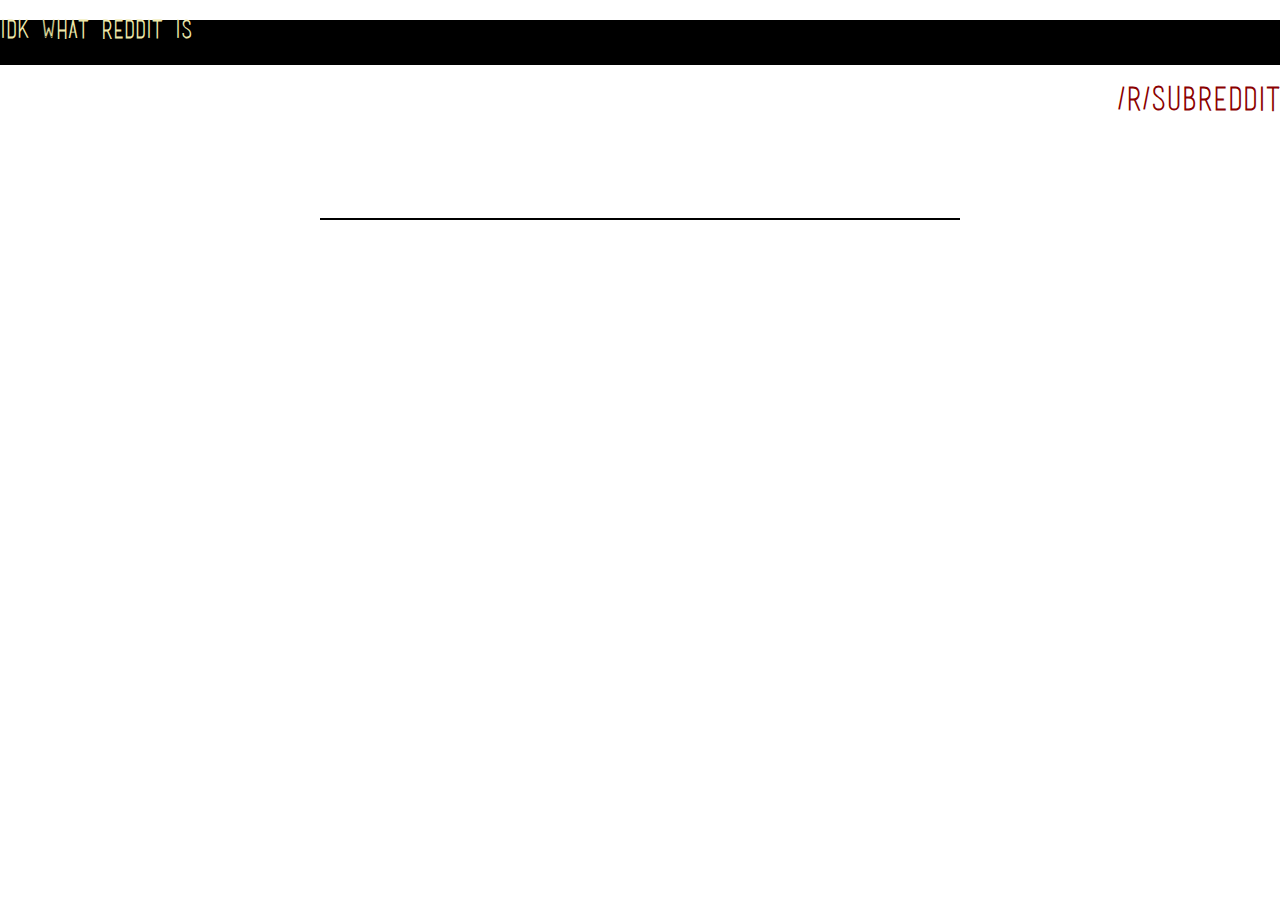
<file: index.html>
<!DOCTYPE html>
<html>
<head>
  <title>r/JSON</title>
  <meta charset="UTF-8">
  <link rel="stylesheet" type="text/css" href="style.css">
  <link rel="icon" href="http://www.redditstatic.com/favicon.ico">
  <link rel="stylesheet" type="text/css" href="slick-1.6.0/slick/slick.css"/>
  <link rel="stylesheet" type="text/css" href='slick-1.6.0/slick/slick-theme.scss'/>
  <link href="lightbox2-master/dist/css/lightbox.css" rel="stylesheet">
</head>
    
<body ng-app='richReddit' ng-controller='formCtrl'>
    <div id="heading"><h2 class="reddit">Idk what reddit is </h2></div>
    <h1>/r/subreddit</h1>   
<!--    <img src="stathams.jpg" class="json">-->

<posts></posts>
    
    <script src="lib/angular.min.js"></script>
    <script src="lib/angular-route.min.js"></script>
    <script src="module.js"></script>
    <script src="config.js"></script>
    <script src="formctrl.js"></script>
    <script src="service.js"></script>
    <script src="https://code.jquery.com/jquery-2.2.0.min.js"></script>
    <script src="slick-1.6.0/slick/slick.js"></script>
        <script src="javascript.js"></script>

    <script src="lightbox2-master/dist/js/lightbox.js"></script>
    
    
</body>
</html>
</file>
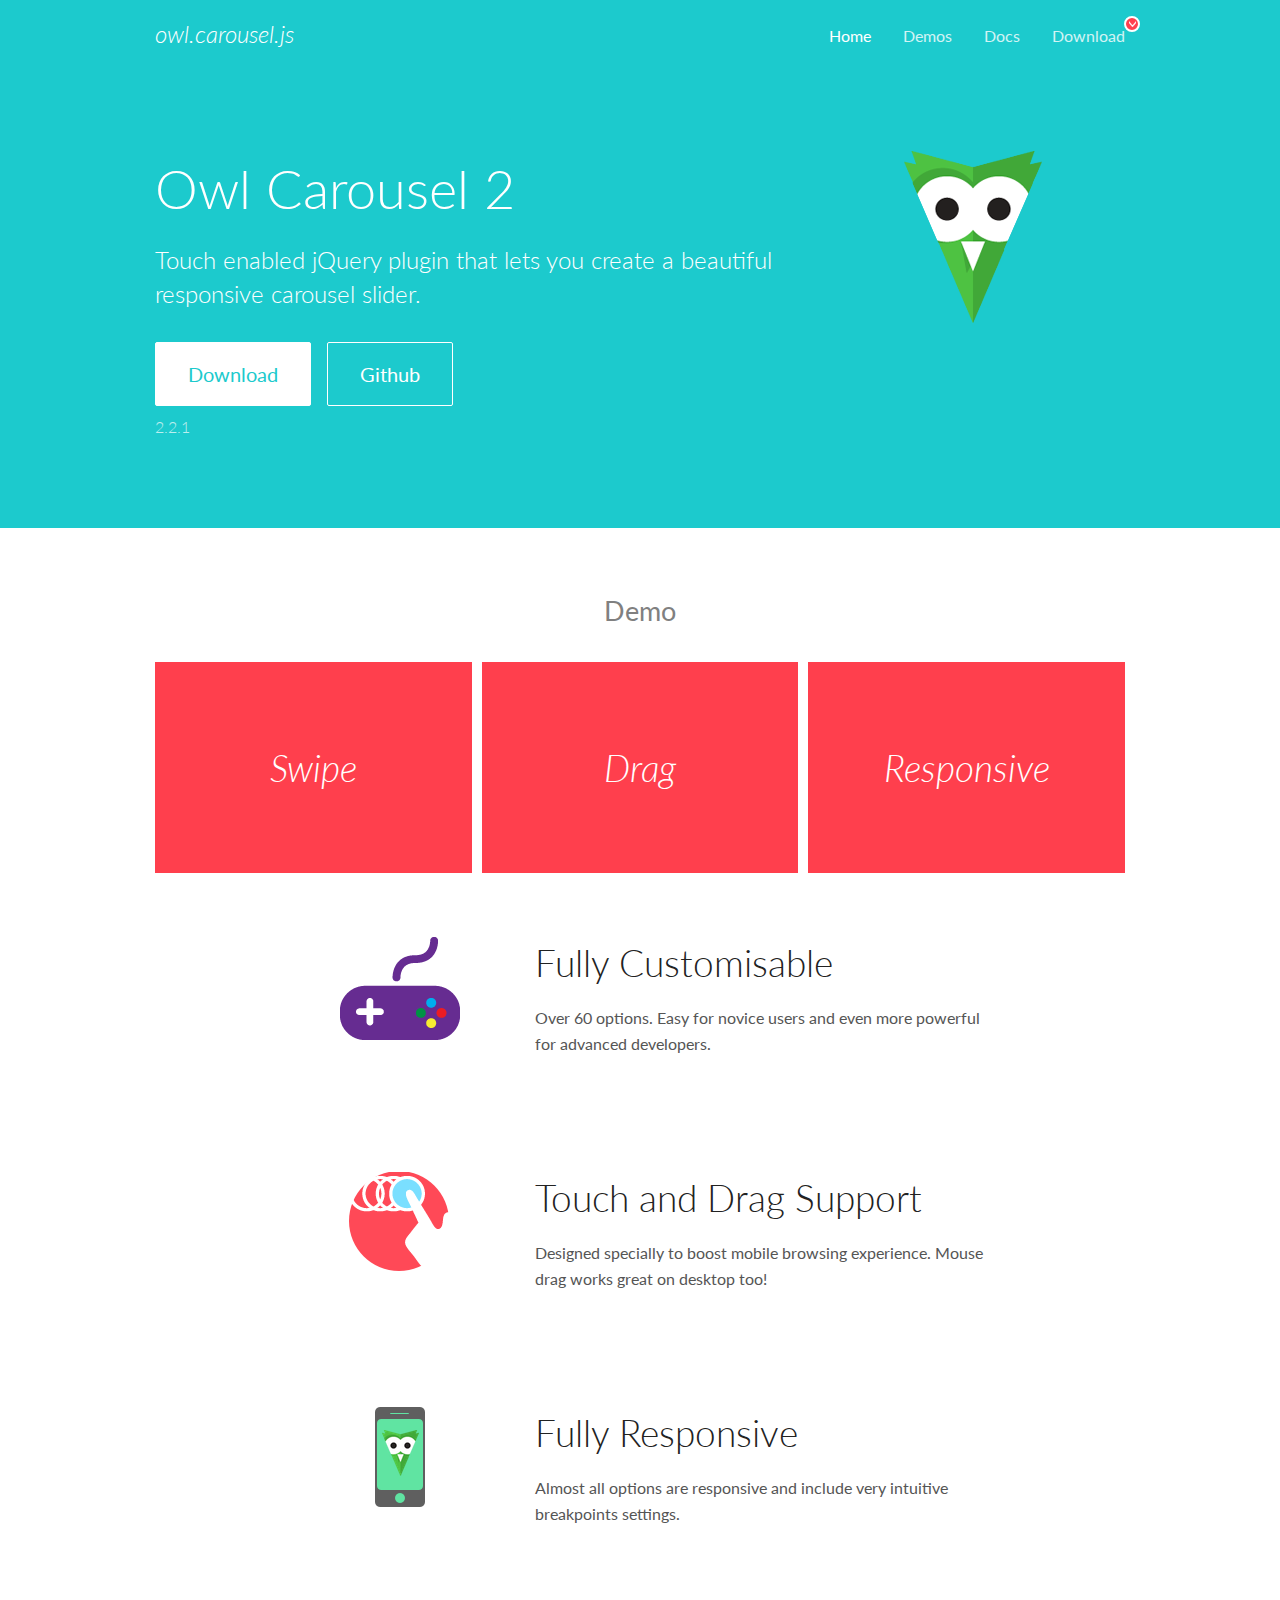
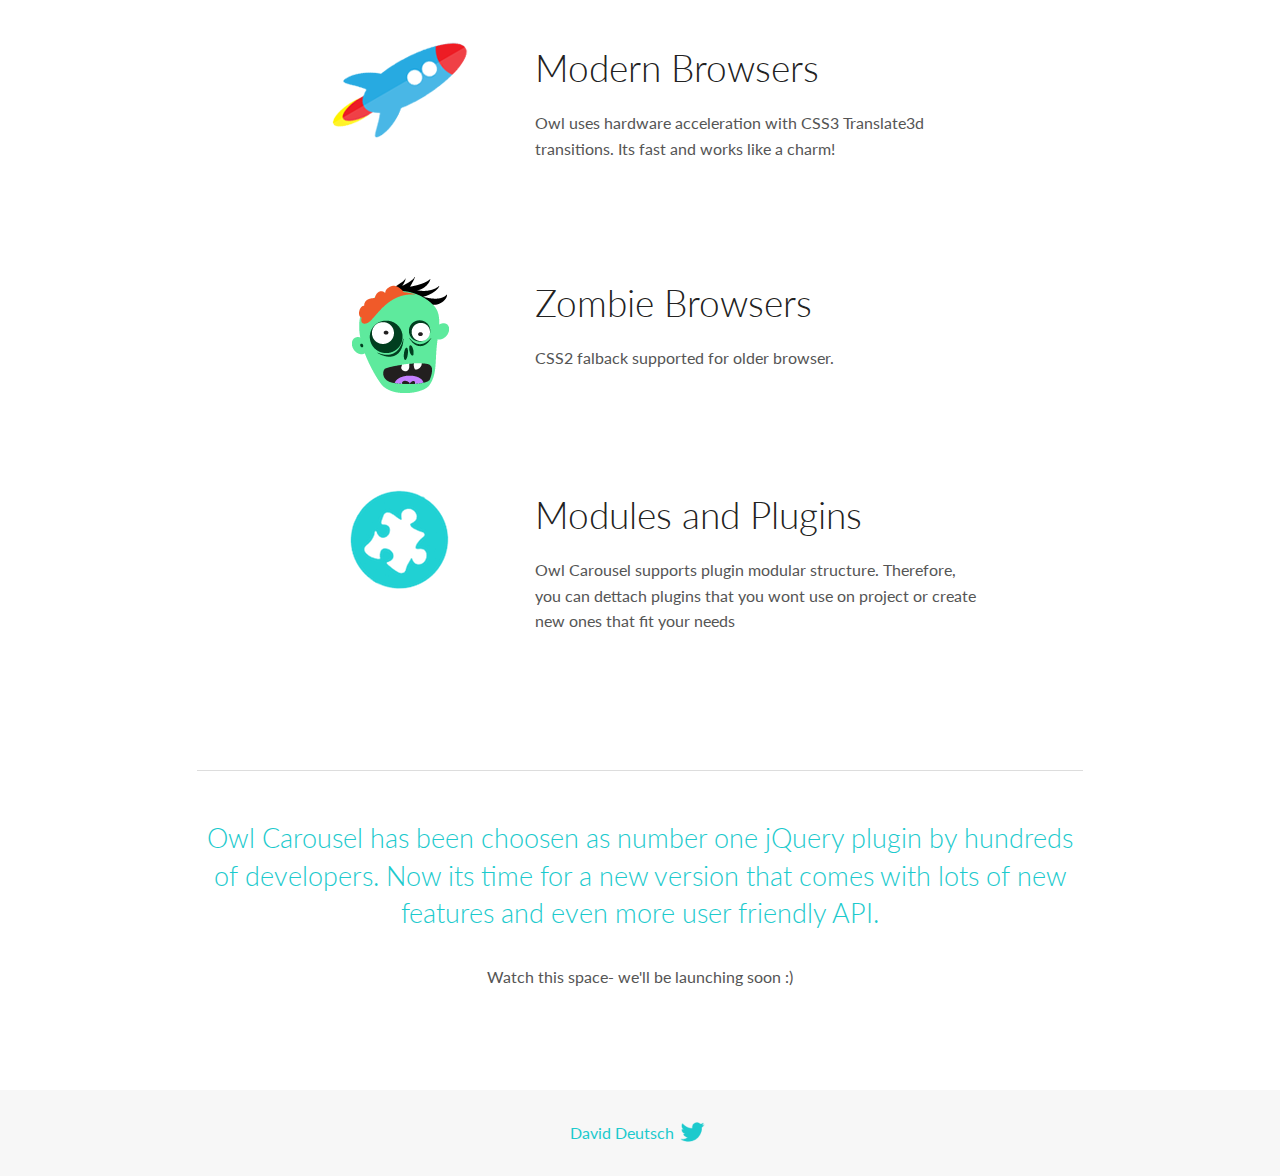
<file: OwlCarousel2-2.2.1/docs/index.html>
<!DOCTYPE html>
<html lang="en">
  <head>

    <!-- head -->
    <meta charset="utf-8">
    <meta name="msapplication-tap-highlight" content="no" />
    <meta name="viewport" content="width=device-width, initial-scale=1.0" />
    <meta name="description" content="Touch enabled jQuery plugin that lets you create beautiful responsive carousel slider.">
    <meta name="author" content="David Deutsch">
    <title>
      Home | Owl Carousel | 2.2.1
    </title>

    <!-- Stylesheets -->
    <link href='https://fonts.googleapis.com/css?family=Lato:300,400,700,400italic,300italic' rel='stylesheet' type='text/css'>
    <link rel="stylesheet" href="assets/css/docs.theme.min.css">

    <!-- Owl Stylesheets -->
    <link rel="stylesheet" href="assets/owlcarousel/assets/owl.carousel.min.css">
    <link rel="stylesheet" href="assets/owlcarousel/assets/owl.theme.default.min.css">

    <!-- HTML5 shim and Respond.js IE8 support of HTML5 elements and media queries -->

    <!--[if lt IE 9]>
      <script src="https://oss.maxcdn.com/libs/html5shiv/3.7.0/html5shiv.js"></script>
      <script src="https://oss.maxcdn.com/libs/respond.js/1.3.0/respond.min.js"></script>
    <![endif]-->

    <!-- Favicons -->
    <link rel="apple-touch-icon-precomposed" sizes="144x144" href="assets/ico/apple-touch-icon-144-precomposed.png">
    <link rel="shortcut icon" href="assets/ico/favicon.png">
    <link rel="shortcut icon" href="favicon.ico">

    <!-- Yeah i know js should not be in header. Its required for demos.-->

    <!-- javascript -->
    <script src="assets/vendors/jquery.min.js"></script>
    <script src="assets/owlcarousel/owl.carousel.js"></script>
  </head>
  <body>

    <!-- header -->
    <header class="header">
      <div class="row">
        <div class="large-12 columns">
          <div class="brand left">
            <h3>
              <a href="/OwlCarousel2/">owl.carousel.js</a> 
            </h3>
          </div>
          <a id="toggle-nav" class="right">
            <span></span> <span></span> <span></span> 
          </a> 
          <div class="nav-bar">
            <ul class="clearfix">
              <li class="active">
                <a href="/OwlCarousel2/index.html">Home</a> 
              </li>
              <li> <a href="/OwlCarousel2/demos/demos.html">Demos</a>  </li>
              <li> <a href="/OwlCarousel2/docs/started-welcome.html">Docs</a>  </li>
              <li>
                <a href="https://github.com/OwlCarousel2/OwlCarousel2/archive/2.2.1.zip">Download</a> 
                <span class="download"></span> 
              </li>
            </ul>
          </div>
        </div>
      </div>
    </header>

    <!-- home panel -->
    <section id="hero">
      <div class="row">
        <div class="large-8 medium-8 columns">
          <h1>Owl Carousel 2</h1>
          <h4>Touch enabled jQuery plugin that lets you create a beautiful responsive carousel slider.</h4>
          <a href="https://github.com/OwlCarousel2/OwlCarousel2/archive/2.2.1.zip" class="hero-button">Download</a> 
          <a href="https://github.com/OwlCarousel2/OwlCarousel2" class="hero-button outline">Github</a> 
          <p>2.2.1</p>
        </div>
        <div class="large-4 medium-4 columns">
          <img class="owl-logo" src="assets/img/owl-logo.png" alt="mr. Owl">
        </div>
      </div>
    </section>

    <!-- body -->
    <div class="home-demo">
      <div class="row">
        <div class="large-12 columns">
          <h3>Demo</h3>
          <div class="owl-carousel">
            <div class="item">
              <h2>Swipe</h2>
            </div>
            <div class="item">
              <h2>Drag</h2>
            </div>
            <div class="item">
              <h2>Responsive</h2>
            </div>
            <div class="item">
              <h2>CSS3</h2>
            </div>
            <div class="item">
              <h2>Fast</h2>
            </div>
            <div class="item">
              <h2>Easy</h2>
            </div>
            <div class="item">
              <h2>Free</h2>
            </div>
            <div class="item">
              <h2>Upgradable</h2>
            </div>
            <div class="item">
              <h2>Tons of options</h2>
            </div>
            <div class="item">
              <h2>Infinity</h2>
            </div>
            <div class="item">
              <h2>Auto Width</h2>
            </div>
          </div>
        </div>
      </div>
    </div>
    <script>
      var owl = $('.owl-carousel');
      owl.owlCarousel({
        margin: 10,
        loop: true,
        responsive: {
          0: {
            items: 1
          },
          600: {
            items: 2
          },
          1000: {
            items: 3
          }
        }
      })
    </script>

    <!-- features -->
    <div id="features">
      <div class="row">
        <div class="small-12 medium-9 small-centered columns">
          <section class="row feature">
            <div class="medium-4 small-12 columns">
              <img src="assets/img/feature-options.png" alt="">
            </div>
            <div class="medium-8 small-12 columns">
              <h2>Fully Customisable</h2>
              <p>Over 60 options. Easy for novice users and even more powerful for advanced developers.</p>
            </div>
          </section>
          <section class="row feature">
            <div class="medium-4 small-12 columns">
              <img src="assets/img/feature-drag.png" alt="">
            </div>
            <div class="medium-8 small-12 columns">
              <h2>Touch and Drag Support</h2>
              <p>Designed specially to boost mobile browsing experience. Mouse drag works great on desktop too!</p>
            </div>
          </section>
          <section class="row feature">
            <div class="medium-4 small-12 columns">
              <img src="assets/img/feature-responsive.png" alt="">
            </div>
            <div class="medium-8 small-12 columns">
              <h2>Fully Responsive</h2>
              <p>Almost all options are responsive and include very intuitive breakpoints settings.</p>
            </div>
          </section>
          <section class="row feature">
            <div class="medium-4 small-12 columns">
              <img src="assets/img/feature-modern.png" alt="">
            </div>
            <div class="medium-8 small-12 columns">
              <h2>Modern Browsers</h2>
              <p>Owl uses hardware acceleration with CSS3 Translate3d transitions. Its fast and works like a charm! </p>
            </div>
          </section>
          <section class="row feature">
            <div class="medium-4 small-12 columns">
              <img src="assets/img/feature-zombie.png" alt="">
            </div>
            <div class="medium-8 small-12 columns">
              <h2>Zombie Browsers</h2>
              <p>CSS2 falback supported for older browser.</p>
            </div>
          </section>
          <section class="row feature">
            <div class="medium-4 small-12 columns">
              <img src="assets/img/feature-module.png" alt="">
            </div>
            <div class="medium-8 small-12 columns">
              <h2>Modules and Plugins</h2>
              <p>Owl Carousel supports plugin modular structure. Therefore, you can dettach plugins that you wont use on project or create new ones that fit your needs</p>
            </div>
          </section>
        </div>
      </div>
    </div>

    <!-- footer -->
    <section id="teaser-text">
      <div class="row">
        <div class="small-12 medium-11 small-centered columns">
          <hr>
          <h3 id="owl-carousel-has-been-choosen-as-number-one-jquery-plugin-by-hundreds-of-developers-now-its-time-for-a-new-version-that-comes-with-lots-of-new-features-and-even-more-user-friendly-api-">Owl Carousel has been choosen as number one jQuery plugin by hundreds of developers. Now its time for a new version that comes with lots of new features and even more user friendly API.</h3>
          <p>Watch this space- we&#39;ll be launching soon :)</p>
        </div>
      </div>
    </section>

    <!-- footer -->
    <footer class="footer">
      <div class="row">
        <div class="large-12 columns">
          <h5>
            <a href="/OwlCarousel2/docs/support-contact.html">David Deutsch</a> 
            <a id="custom-tweet-button" href="https://twitter.com/share?url=https://github.com/OwlCarousel2/OwlCarousel2&text=Owl Carousel - This is so awesome! " target="_blank"></a> 
          </h5>
        </div>
      </div>
    </footer>

    <!-- vendors -->
    <script src="assets/vendors/highlight.js"></script>
    <script src="assets/js/app.js"></script>
  </body>
</html>
</file>
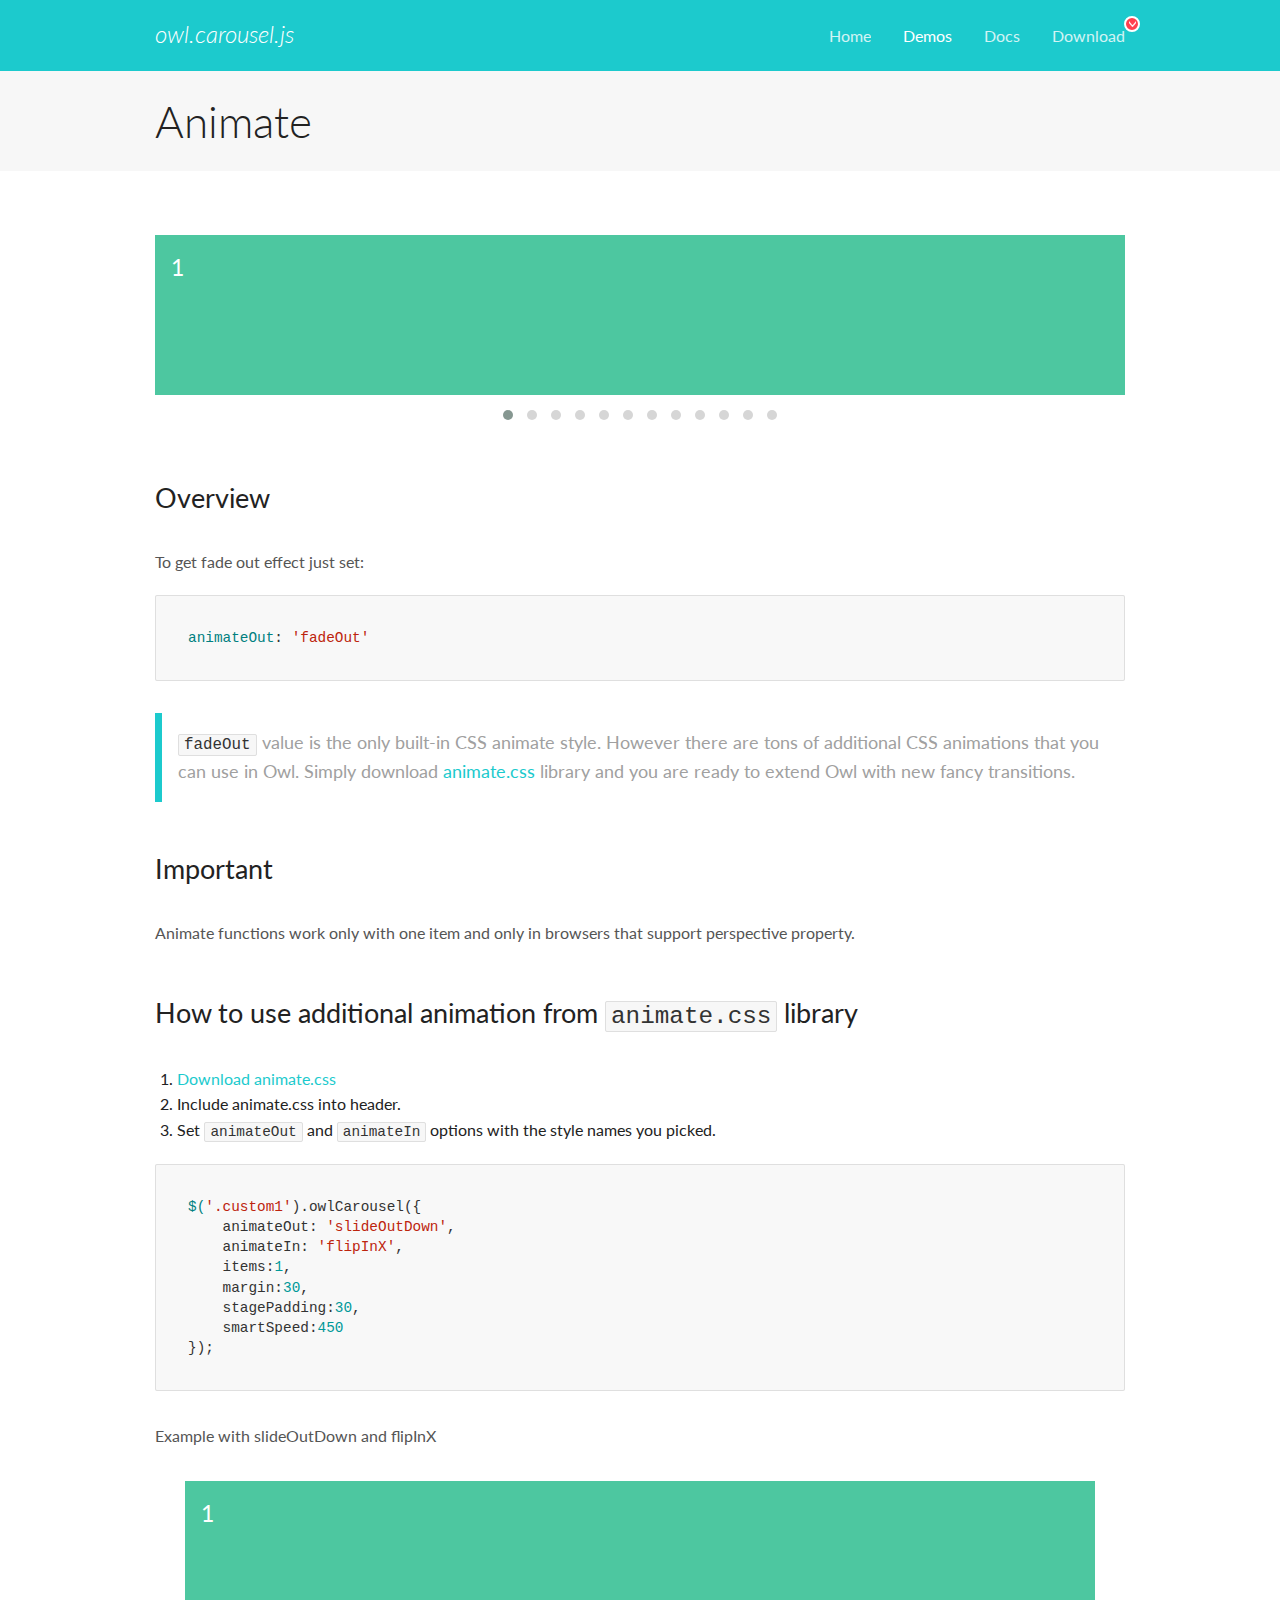
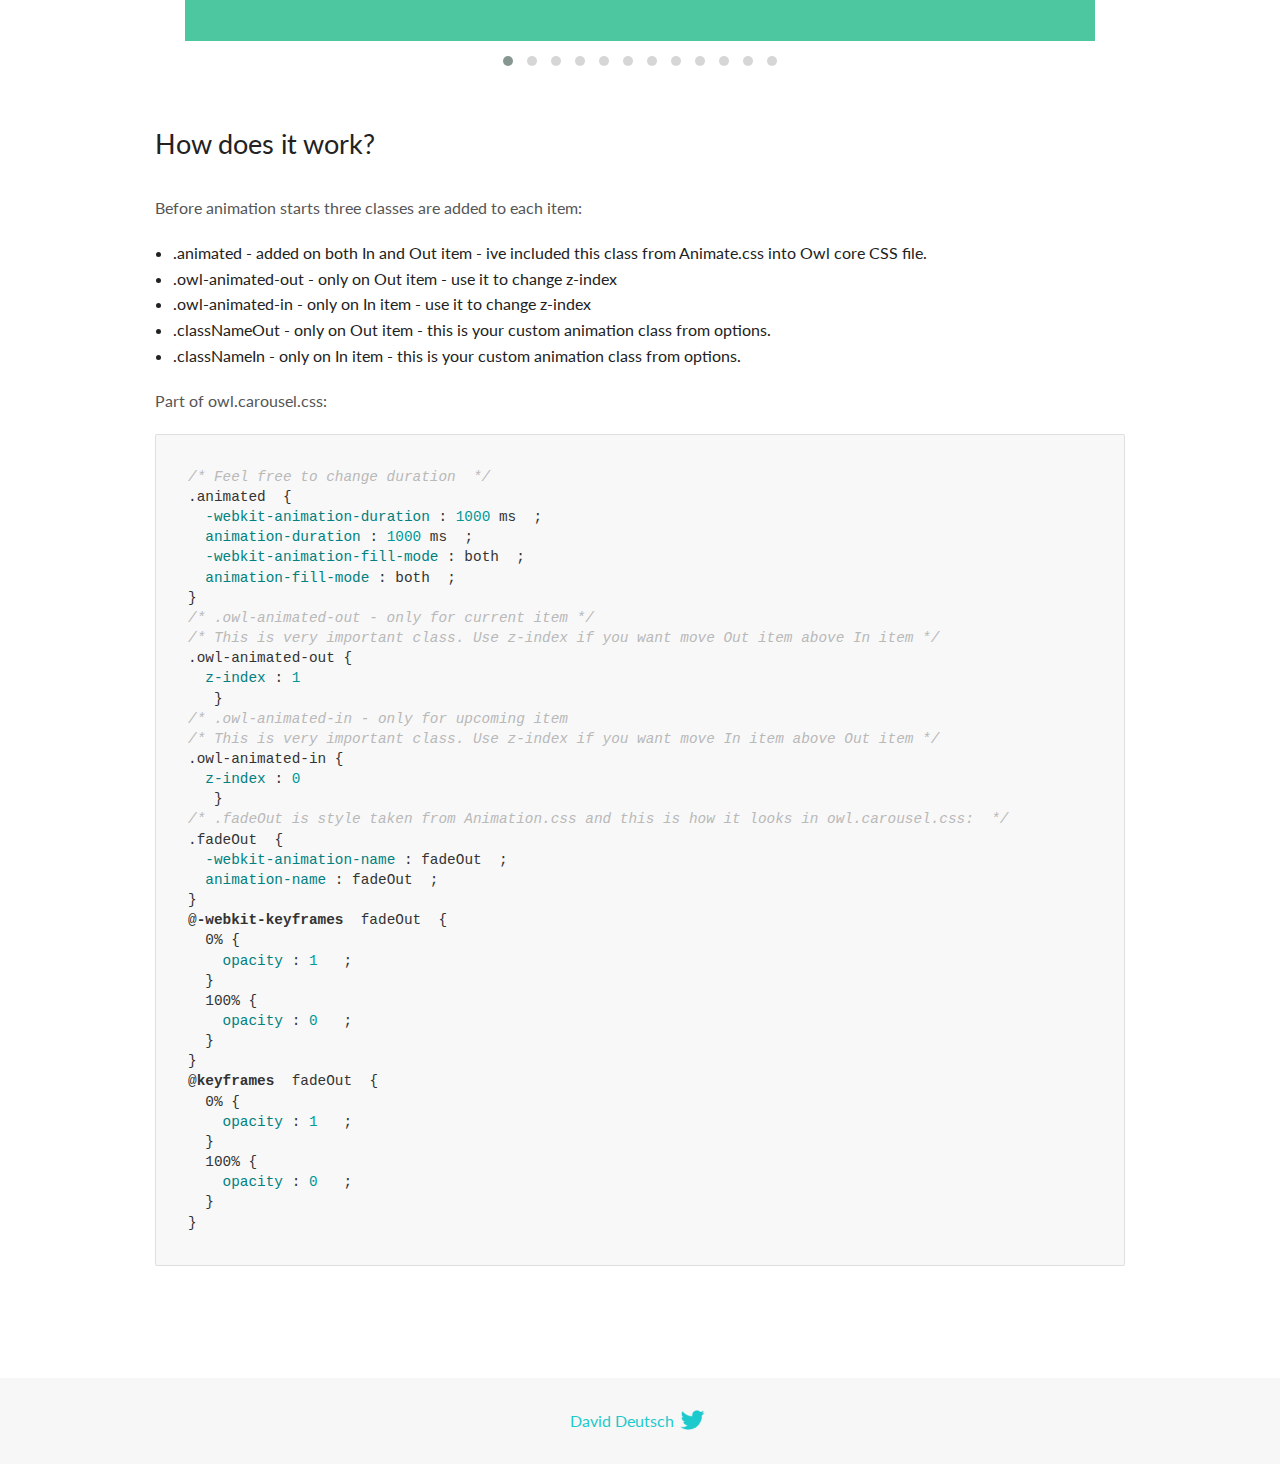
<file: OwlCarousel2-2.2.1/docs/demos/animate.html>
<!DOCTYPE html>
<html lang="en">
  <head>

    <!-- head -->
    <meta charset="utf-8">
    <meta name="msapplication-tap-highlight" content="no" />
    <meta name="viewport" content="width=device-width, initial-scale=1.0" />
    <meta name="description" content="Animate carousel">
    <meta name="author" content="David Deutsch">
    <title>
      Animate Demo | Owl Carousel | 2.2.1
    </title>

    <!-- Stylesheets -->
    <link href='https://fonts.googleapis.com/css?family=Lato:300,400,700,400italic,300italic' rel='stylesheet' type='text/css'>
    <link rel="stylesheet" href="../assets/css/docs.theme.min.css">

    <!-- Owl Stylesheets -->
    <link rel="stylesheet" href="../assets/owlcarousel/assets/owl.carousel.min.css">
    <link rel="stylesheet" href="../assets/owlcarousel/assets/owl.theme.default.min.css">

    <!-- HTML5 shim and Respond.js IE8 support of HTML5 elements and media queries -->

    <!--[if lt IE 9]>
      <script src="https://oss.maxcdn.com/libs/html5shiv/3.7.0/html5shiv.js"></script>
      <script src="https://oss.maxcdn.com/libs/respond.js/1.3.0/respond.min.js"></script>
    <![endif]-->

    <!-- Favicons -->
    <link rel="apple-touch-icon-precomposed" sizes="144x144" href="../assets/ico/apple-touch-icon-144-precomposed.png">
    <link rel="shortcut icon" href="../assets/ico/favicon.png">
    <link rel="shortcut icon" href="favicon.ico">

    <!-- Yeah i know js should not be in header. Its required for demos.-->

    <!-- javascript -->
    <script src="../assets/vendors/jquery.min.js"></script>
    <script src="../assets/owlcarousel/owl.carousel.js"></script>
  </head>
  <body>

    <!-- header -->
    <header class="header">
      <div class="row">
        <div class="large-12 columns">
          <div class="brand left">
            <h3>
              <a href="/OwlCarousel2/">owl.carousel.js</a> 
            </h3>
          </div>
          <a id="toggle-nav" class="right">
            <span></span> <span></span> <span></span> 
          </a> 
          <div class="nav-bar">
            <ul class="clearfix">
              <li> <a href="/OwlCarousel2/index.html">Home</a>  </li>
              <li class="active">
                <a href="/OwlCarousel2/demos/demos.html">Demos</a> 
              </li>
              <li> <a href="/OwlCarousel2/docs/started-welcome.html">Docs</a>  </li>
              <li>
                <a href="https://github.com/OwlCarousel2/OwlCarousel2/archive/2.2.1.zip">Download</a> 
                <span class="download"></span> 
              </li>
            </ul>
          </div>
        </div>
      </div>
    </header>

    <!-- title -->
    <section class="title">
      <div class="row">
        <div class="large-12 columns">
          <h1>Animate</h1>
        </div>
      </div>
    </section>

    <!--  Demos -->
    <section id="demos">
      <div class="row">
        <div class="large-12 columns">
          <div class="fadeOut owl-carousel owl-theme">
            <div class="item">
              <h4>1</h4>
            </div>
            <div class="item">
              <h4>2</h4>
            </div>
            <div class="item">
              <h4>3</h4>
            </div>
            <div class="item">
              <h4>4</h4>
            </div>
            <div class="item">
              <h4>5</h4>
            </div>
            <div class="item">
              <h4>6</h4>
            </div>
            <div class="item">
              <h4>7</h4>
            </div>
            <div class="item">
              <h4>8</h4>
            </div>
            <div class="item">
              <h4>9</h4>
            </div>
            <div class="item">
              <h4>10</h4>
            </div>
            <div class="item">
              <h4>11</h4>
            </div>
            <div class="item">
              <h4>12</h4>
            </div>
          </div>
          <h3 id="overview">Overview</h3>
          <p>To get fade out effect just set:</p>
          <pre><code>animateOut: &#39;fadeOut&#39;</code></pre>
          <blockquote>
            <p><code>fadeOut</code> value is the only built-in CSS animate style. However there are tons of additional CSS animations that you can use in Owl. Simply download
              <a href="https://daneden.github.io/animate.css/">animate.css</a>  library and you are ready to extend Owl with new fancy transitions.</p>
          </blockquote>
          <h3 id="important">Important</h3>
          <p>Animate functions work only with one item and only in browsers that support perspective property.</p>
          <h3 id="how-to-use-additional-animation-from-animate-css-library">How to use additional animation from <code>animate.css</code> library</h3>
          <ol>
            <li> <a href="https://daneden.github.io/animate.css/">Download animate.css</a>  </li>
            <li>Include animate.css into header.</li>
            <li>Set <code>animateOut</code> and <code>animateIn</code> options with the style names you picked.</li>
          </ol>
          <pre><code>$(&#39;.custom1&#39;).owlCarousel({
    animateOut: &#39;slideOutDown&#39;,
    animateIn: &#39;flipInX&#39;,
    items:1,
    margin:30,
    stagePadding:30,
    smartSpeed:450
});</code></pre>
          <p>Example with slideOutDown and flipInX</p>
          <div class="custom1 owl-carousel owl-theme">
            <div class="item">
              <h4>1</h4>
            </div>
            <div class="item">
              <h4>2</h4>
            </div>
            <div class="item">
              <h4>3</h4>
            </div>
            <div class="item">
              <h4>4</h4>
            </div>
            <div class="item">
              <h4>5</h4>
            </div>
            <div class="item">
              <h4>6</h4>
            </div>
            <div class="item">
              <h4>7</h4>
            </div>
            <div class="item">
              <h4>8</h4>
            </div>
            <div class="item">
              <h4>9</h4>
            </div>
            <div class="item">
              <h4>10</h4>
            </div>
            <div class="item">
              <h4>11</h4>
            </div>
            <div class="item">
              <h4>12</h4>
            </div>
          </div>
          <h3 id="how-does-it-work-">How does it work?</h3>
          <p>Before animation starts three classes are added to each item:</p>
          <ul>
            <li>.animated - added on both In and Out item - ive included this class from Animate.css into Owl core CSS file.</li>
            <li>.owl-animated-out - only on Out item - use it to change z-index</li>
            <li>.owl-animated-in - only on In item - use it to change z-index</li>
            <li>.classNameOut - only on Out item - this is your custom animation class from options.</li>
            <li>.classNameIn - only on In item - this is your custom animation class from options.</li>
          </ul>
          <p>Part of owl.carousel.css:</p>
          <pre><code class="language-css"><span class="comment">/* Feel free to change duration  */</span> 
<span class="class">.animated</span>  <span class="rules">{
  <span class="rule"><span class="attribute">-webkit-animation-duration</span> :<span class="value"> <span class="number">1000</span> ms</span> </span> ;
  <span class="rule"><span class="attribute">animation-duration</span> :<span class="value"> <span class="number">1000</span> ms</span> </span> ;
  <span class="rule"><span class="attribute">-webkit-animation-fill-mode</span> :<span class="value"> both</span> </span> ;
  <span class="rule"><span class="attribute">animation-fill-mode</span> :<span class="value"> both</span> </span> ;
<span class="rule">}</span> </span> 
<span class="comment">/* .owl-animated-out - only for current item */</span> 
<span class="comment">/* This is very important class. Use z-index if you want move Out item above In item */</span> 
<span class="class">.owl-animated-out</span> <span class="rules">{
  <span class="rule"><span class="attribute">z-index</span> :<span class="value"> <span class="number">1</span> 
</span> </span> </span> }
<span class="comment">/* .owl-animated-in - only for upcoming item
/* This is very important class. Use z-index if you want move In item above Out item */</span> 
<span class="class">.owl-animated-in</span> <span class="rules">{
  <span class="rule"><span class="attribute">z-index</span> :<span class="value"> <span class="number">0</span> 
</span> </span> </span> }
<span class="comment">/* .fadeOut is style taken from Animation.css and this is how it looks in owl.carousel.css:  */</span> 
<span class="class">.fadeOut</span>  <span class="rules">{
  <span class="rule"><span class="attribute">-webkit-animation-name</span> :<span class="value"> fadeOut</span> </span> ;
  <span class="rule"><span class="attribute">animation-name</span> :<span class="value"> fadeOut</span> </span> ;
<span class="rule">}</span> </span> 
<span class="at_rule">@<span class="keyword">-webkit-keyframes</span>  fadeOut </span> {
  0% <span class="rules">{
    <span class="rule"><span class="attribute">opacity</span> :<span class="value"> <span class="number">1</span> </span> </span> ;
  <span class="rule">}</span> </span> 
  100% <span class="rules">{
    <span class="rule"><span class="attribute">opacity</span> :<span class="value"> <span class="number">0</span> </span> </span> ;
  <span class="rule">}</span> </span> 
}
<span class="at_rule">@<span class="keyword">keyframes</span>  fadeOut </span> {
  0% <span class="rules">{
    <span class="rule"><span class="attribute">opacity</span> :<span class="value"> <span class="number">1</span> </span> </span> ;
  <span class="rule">}</span> </span> 
  100% <span class="rules">{
    <span class="rule"><span class="attribute">opacity</span> :<span class="value"> <span class="number">0</span> </span> </span> ;
  <span class="rule">}</span> </span> 
}</code></pre>
          <link rel="stylesheet" href="../assets/css/animate.css">
          <script>
            jQuery(document).ready(function($) {
              $('.fadeOut').owlCarousel({
                items: 1,
                animateOut: 'fadeOut',
                loop: true,
                margin: 10,
              });
              $('.custom1').owlCarousel({
                animateOut: 'slideOutDown',
                animateIn: 'flipInX',
                items: 1,
                margin: 30,
                stagePadding: 30,
                smartSpeed: 450
              });
            });
          </script>
        </div>
      </div>
    </section>

    <!-- footer -->
    <footer class="footer">
      <div class="row">
        <div class="large-12 columns">
          <h5>
            <a href="/OwlCarousel2/docs/support-contact.html">David Deutsch</a> 
            <a id="custom-tweet-button" href="https://twitter.com/share?url=https://github.com/OwlCarousel2/OwlCarousel2&text=Owl Carousel - This is so awesome! " target="_blank"></a> 
          </h5>
        </div>
      </div>
    </footer>

    <!-- vendors -->
    <script src="../assets/vendors/highlight.js"></script>
    <script src="../assets/js/app.js"></script>
  </body>
</html>
</file>
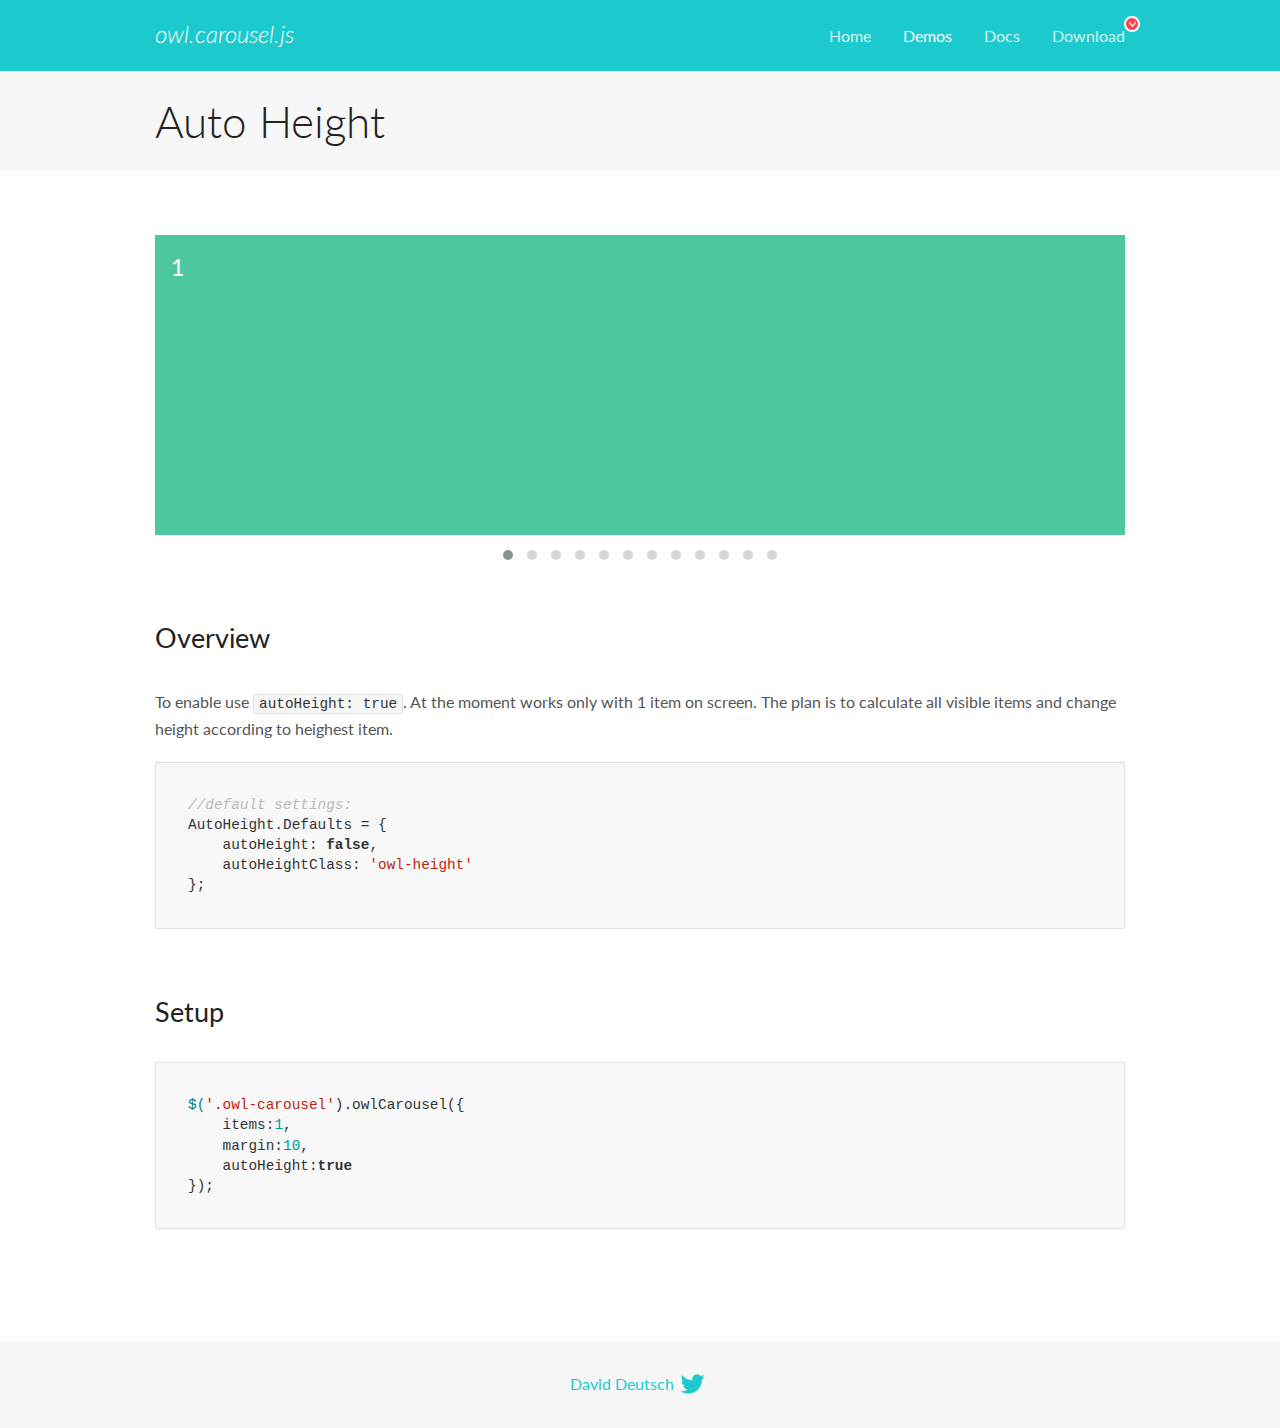
<file: OwlCarousel2-2.2.1/docs/demos/autoheight.html>
<!DOCTYPE html>
<html lang="en">
  <head>

    <!-- head -->
    <meta charset="utf-8">
    <meta name="msapplication-tap-highlight" content="no" />
    <meta name="viewport" content="width=device-width, initial-scale=1.0" />
    <meta name="description" content="autoHeight usage demo">
    <meta name="author" content="David Deutsch">
    <title>
      Auto Height Demo | Owl Carousel | 2.2.1
    </title>

    <!-- Stylesheets -->
    <link href='https://fonts.googleapis.com/css?family=Lato:300,400,700,400italic,300italic' rel='stylesheet' type='text/css'>
    <link rel="stylesheet" href="../assets/css/docs.theme.min.css">

    <!-- Owl Stylesheets -->
    <link rel="stylesheet" href="../assets/owlcarousel/assets/owl.carousel.min.css">
    <link rel="stylesheet" href="../assets/owlcarousel/assets/owl.theme.default.min.css">

    <!-- HTML5 shim and Respond.js IE8 support of HTML5 elements and media queries -->

    <!--[if lt IE 9]>
      <script src="https://oss.maxcdn.com/libs/html5shiv/3.7.0/html5shiv.js"></script>
      <script src="https://oss.maxcdn.com/libs/respond.js/1.3.0/respond.min.js"></script>
    <![endif]-->

    <!-- Favicons -->
    <link rel="apple-touch-icon-precomposed" sizes="144x144" href="../assets/ico/apple-touch-icon-144-precomposed.png">
    <link rel="shortcut icon" href="../assets/ico/favicon.png">
    <link rel="shortcut icon" href="favicon.ico">

    <!-- Yeah i know js should not be in header. Its required for demos.-->

    <!-- javascript -->
    <script src="../assets/vendors/jquery.min.js"></script>
    <script src="../assets/owlcarousel/owl.carousel.js"></script>
  </head>
  <body>

    <!-- header -->
    <header class="header">
      <div class="row">
        <div class="large-12 columns">
          <div class="brand left">
            <h3>
              <a href="/OwlCarousel2/">owl.carousel.js</a> 
            </h3>
          </div>
          <a id="toggle-nav" class="right">
            <span></span> <span></span> <span></span> 
          </a> 
          <div class="nav-bar">
            <ul class="clearfix">
              <li> <a href="/OwlCarousel2/index.html">Home</a>  </li>
              <li class="active">
                <a href="/OwlCarousel2/demos/demos.html">Demos</a> 
              </li>
              <li> <a href="/OwlCarousel2/docs/started-welcome.html">Docs</a>  </li>
              <li>
                <a href="https://github.com/OwlCarousel2/OwlCarousel2/archive/2.2.1.zip">Download</a> 
                <span class="download"></span> 
              </li>
            </ul>
          </div>
        </div>
      </div>
    </header>

    <!-- title -->
    <section class="title">
      <div class="row">
        <div class="large-12 columns">
          <h1>Auto Height</h1>
        </div>
      </div>
    </section>

    <!--  Demos -->
    <section id="demos">
      <div class="row">
        <div class="large-12 columns">
          <div class="owl-carousel owl-theme">
            <div class="item" style="height:300px">
              <h4>1</h4>
            </div>
            <div class="item" style="height:100px">
              <h4>2</h4>
            </div>
            <div class="item" style="height:500px">
              <h4>3</h4>
            </div>
            <div class="item" style="height:250px">
              <h4>4</h4>
            </div>
            <div class="item" style="height:400px">
              <h4>5</h4>
            </div>
            <div class="item" style="height:500px">
              <h4>6</h4>
            </div>
            <div class="item" style="height:600px">
              <h4>7</h4>
            </div>
            <div class="item" style="height:400px">
              <h4>8</h4>
            </div>
            <div class="item" style="height:300px">
              <h4>9</h4>
            </div>
            <div class="item" style="height:350px">
              <h4>10</h4>
            </div>
            <div class="item" style="height:200px">
              <h4>11</h4>
            </div>
            <div class="item" style="height:150px">
              <h4>12</h4>
            </div>
          </div>
          <h3 id="overview">Overview</h3>
          <p>To enable use <code>autoHeight: true</code>. At the moment works only with 1 item on screen. The plan is to calculate all visible items and change height according to heighest item.</p>
          <pre><code>//default settings:
AutoHeight.Defaults = {
    autoHeight: false,
    autoHeightClass: &#39;owl-height&#39;
};</code></pre>
          <h3 id="setup">Setup</h3>
          <pre><code>$(&#39;.owl-carousel&#39;).owlCarousel({
    items:1,
    margin:10,
    autoHeight:true
});</code></pre>
          <script>
            $(document).ready(function() {
              $('.owl-carousel').owlCarousel({
                items: 1,
                margin: 10,
                autoHeight: true
              });
            })
          </script>
        </div>
      </div>
    </section>

    <!-- footer -->
    <footer class="footer">
      <div class="row">
        <div class="large-12 columns">
          <h5>
            <a href="/OwlCarousel2/docs/support-contact.html">David Deutsch</a> 
            <a id="custom-tweet-button" href="https://twitter.com/share?url=https://github.com/OwlCarousel2/OwlCarousel2&text=Owl Carousel - This is so awesome! " target="_blank"></a> 
          </h5>
        </div>
      </div>
    </footer>

    <!-- vendors -->
    <script src="../assets/vendors/highlight.js"></script>
    <script src="../assets/js/app.js"></script>
  </body>
</html>
</file>
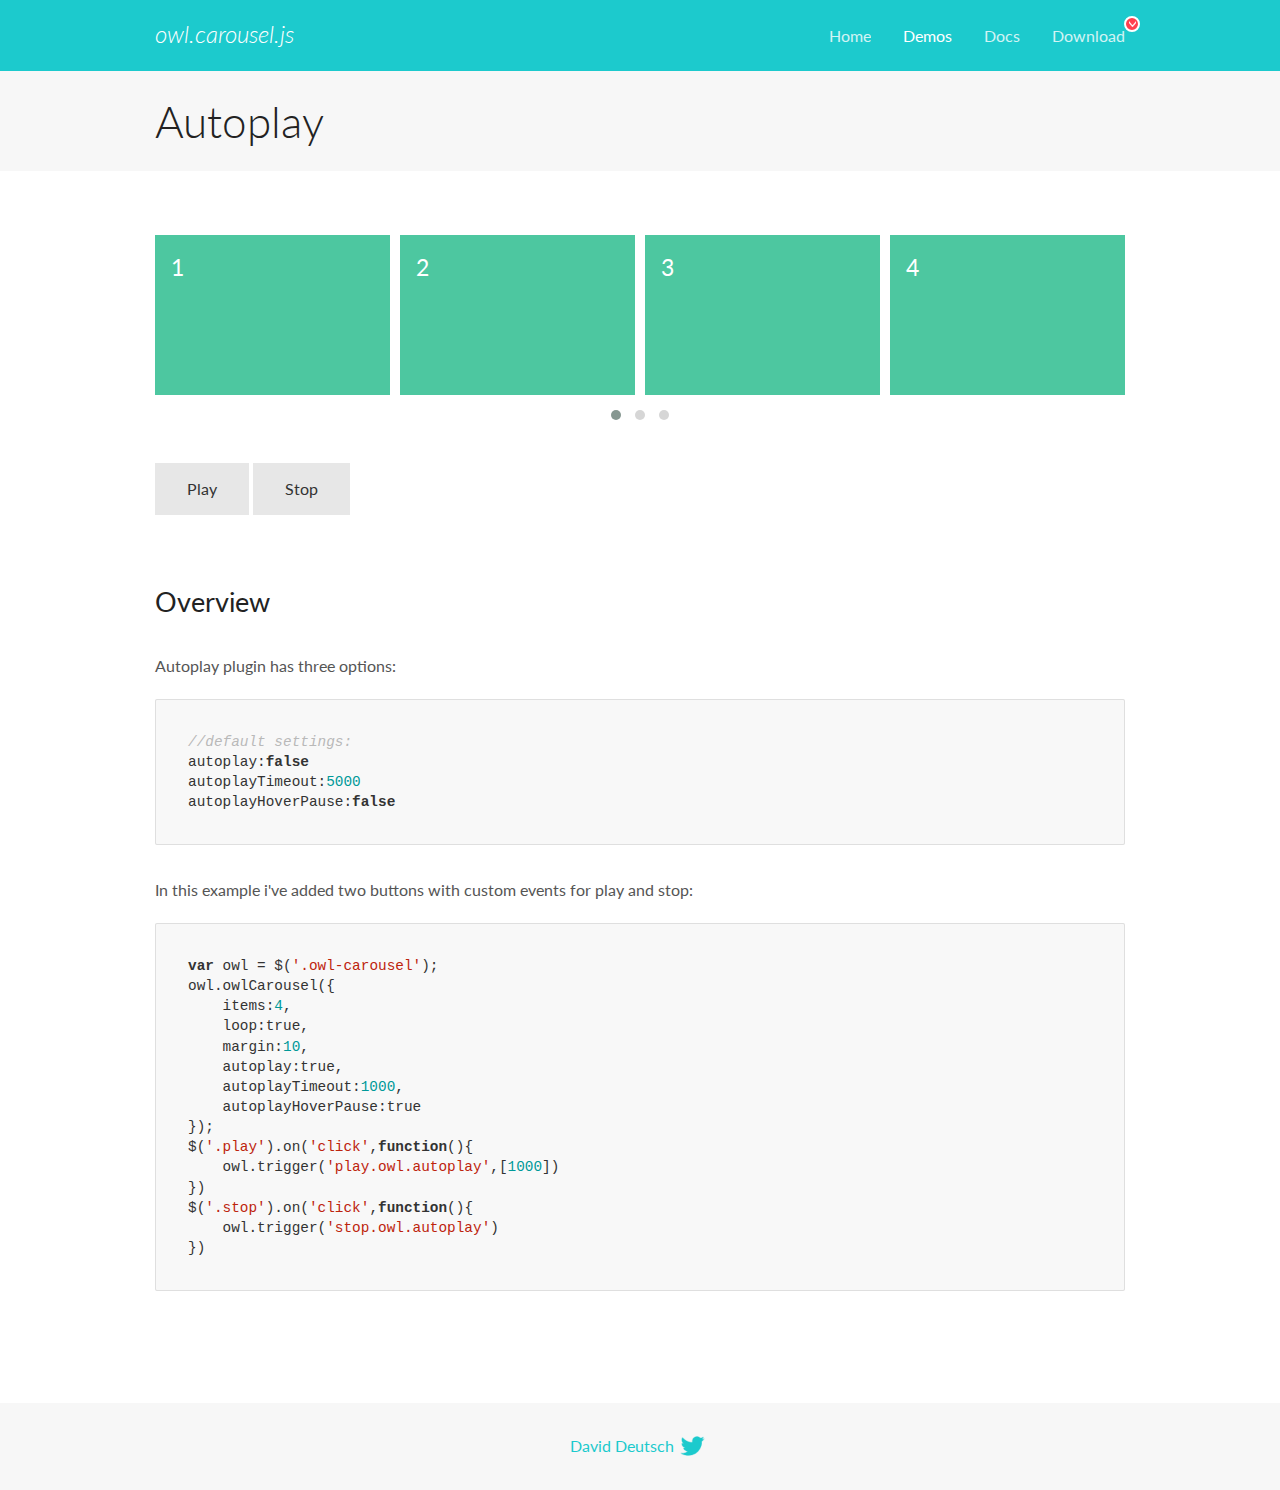
<file: OwlCarousel2-2.2.1/docs/demos/autoplay.html>
<!DOCTYPE html>
<html lang="en">
  <head>

    <!-- head -->
    <meta charset="utf-8">
    <meta name="msapplication-tap-highlight" content="no" />
    <meta name="viewport" content="width=device-width, initial-scale=1.0" />
    <meta name="description" content="Autoplay usage demo">
    <meta name="author" content="David Deutsch">
    <title>
      Autoplay Demo | Owl Carousel | 2.2.1
    </title>

    <!-- Stylesheets -->
    <link href='https://fonts.googleapis.com/css?family=Lato:300,400,700,400italic,300italic' rel='stylesheet' type='text/css'>
    <link rel="stylesheet" href="../assets/css/docs.theme.min.css">

    <!-- Owl Stylesheets -->
    <link rel="stylesheet" href="../assets/owlcarousel/assets/owl.carousel.min.css">
    <link rel="stylesheet" href="../assets/owlcarousel/assets/owl.theme.default.min.css">

    <!-- HTML5 shim and Respond.js IE8 support of HTML5 elements and media queries -->

    <!--[if lt IE 9]>
      <script src="https://oss.maxcdn.com/libs/html5shiv/3.7.0/html5shiv.js"></script>
      <script src="https://oss.maxcdn.com/libs/respond.js/1.3.0/respond.min.js"></script>
    <![endif]-->

    <!-- Favicons -->
    <link rel="apple-touch-icon-precomposed" sizes="144x144" href="../assets/ico/apple-touch-icon-144-precomposed.png">
    <link rel="shortcut icon" href="../assets/ico/favicon.png">
    <link rel="shortcut icon" href="favicon.ico">

    <!-- Yeah i know js should not be in header. Its required for demos.-->

    <!-- javascript -->
    <script src="../assets/vendors/jquery.min.js"></script>
    <script src="../assets/owlcarousel/owl.carousel.js"></script>
  </head>
  <body>

    <!-- header -->
    <header class="header">
      <div class="row">
        <div class="large-12 columns">
          <div class="brand left">
            <h3>
              <a href="/OwlCarousel2/">owl.carousel.js</a> 
            </h3>
          </div>
          <a id="toggle-nav" class="right">
            <span></span> <span></span> <span></span> 
          </a> 
          <div class="nav-bar">
            <ul class="clearfix">
              <li> <a href="/OwlCarousel2/index.html">Home</a>  </li>
              <li class="active">
                <a href="/OwlCarousel2/demos/demos.html">Demos</a> 
              </li>
              <li> <a href="/OwlCarousel2/docs/started-welcome.html">Docs</a>  </li>
              <li>
                <a href="https://github.com/OwlCarousel2/OwlCarousel2/archive/2.2.1.zip">Download</a> 
                <span class="download"></span> 
              </li>
            </ul>
          </div>
        </div>
      </div>
    </header>

    <!-- title -->
    <section class="title">
      <div class="row">
        <div class="large-12 columns">
          <h1>Autoplay</h1>
        </div>
      </div>
    </section>

    <!--  Demos -->
    <section id="demos">
      <div class="row">
        <div class="large-12 columns">
          <div class="owl-carousel owl-theme">
            <div class="item">
              <h4>1</h4>
            </div>
            <div class="item">
              <h4>2</h4>
            </div>
            <div class="item">
              <h4>3</h4>
            </div>
            <div class="item">
              <h4>4</h4>
            </div>
            <div class="item">
              <h4>5</h4>
            </div>
            <div class="item">
              <h4>6</h4>
            </div>
            <div class="item">
              <h4>7</h4>
            </div>
            <div class="item">
              <h4>8</h4>
            </div>
            <div class="item">
              <h4>9</h4>
            </div>
            <div class="item">
              <h4>10</h4>
            </div>
            <div class="item">
              <h4>11</h4>
            </div>
            <div class="item">
              <h4>12</h4>
            </div>
          </div>
          <a class="button secondary play">Play</a> 
          <a class="button secondary stop">Stop</a> 
          <h3 id="overview">Overview</h3>
          <p>Autoplay plugin has three options:</p>
          <pre><code>//default settings:
autoplay:false
autoplayTimeout:5000
autoplayHoverPause:false</code></pre>
          <p>In this example i&#39;ve added two buttons with custom events for play and stop:</p>
          <pre><code>var owl = $(&#39;.owl-carousel&#39;);
owl.owlCarousel({
    items:4,
    loop:true,
    margin:10,
    autoplay:true,
    autoplayTimeout:1000,
    autoplayHoverPause:true
});
$(&#39;.play&#39;).on(&#39;click&#39;,function(){
    owl.trigger(&#39;play.owl.autoplay&#39;,[1000])
})
$(&#39;.stop&#39;).on(&#39;click&#39;,function(){
    owl.trigger(&#39;stop.owl.autoplay&#39;)
})</code></pre>
          <script>
            $(document).ready(function() {
              var owl = $('.owl-carousel');
              owl.owlCarousel({
                items: 4,
                loop: true,
                margin: 10,
                autoplay: true,
                autoplayTimeout: 1000,
                autoplayHoverPause: true
              });
              $('.play').on('click', function() {
                owl.trigger('play.owl.autoplay', [1000])
              })
              $('.stop').on('click', function() {
                owl.trigger('stop.owl.autoplay')
              })
            })
          </script>
        </div>
      </div>
    </section>

    <!-- footer -->
    <footer class="footer">
      <div class="row">
        <div class="large-12 columns">
          <h5>
            <a href="/OwlCarousel2/docs/support-contact.html">David Deutsch</a> 
            <a id="custom-tweet-button" href="https://twitter.com/share?url=https://github.com/OwlCarousel2/OwlCarousel2&text=Owl Carousel - This is so awesome! " target="_blank"></a> 
          </h5>
        </div>
      </div>
    </footer>

    <!-- vendors -->
    <script src="../assets/vendors/highlight.js"></script>
    <script src="../assets/js/app.js"></script>
  </body>
</html>
</file>
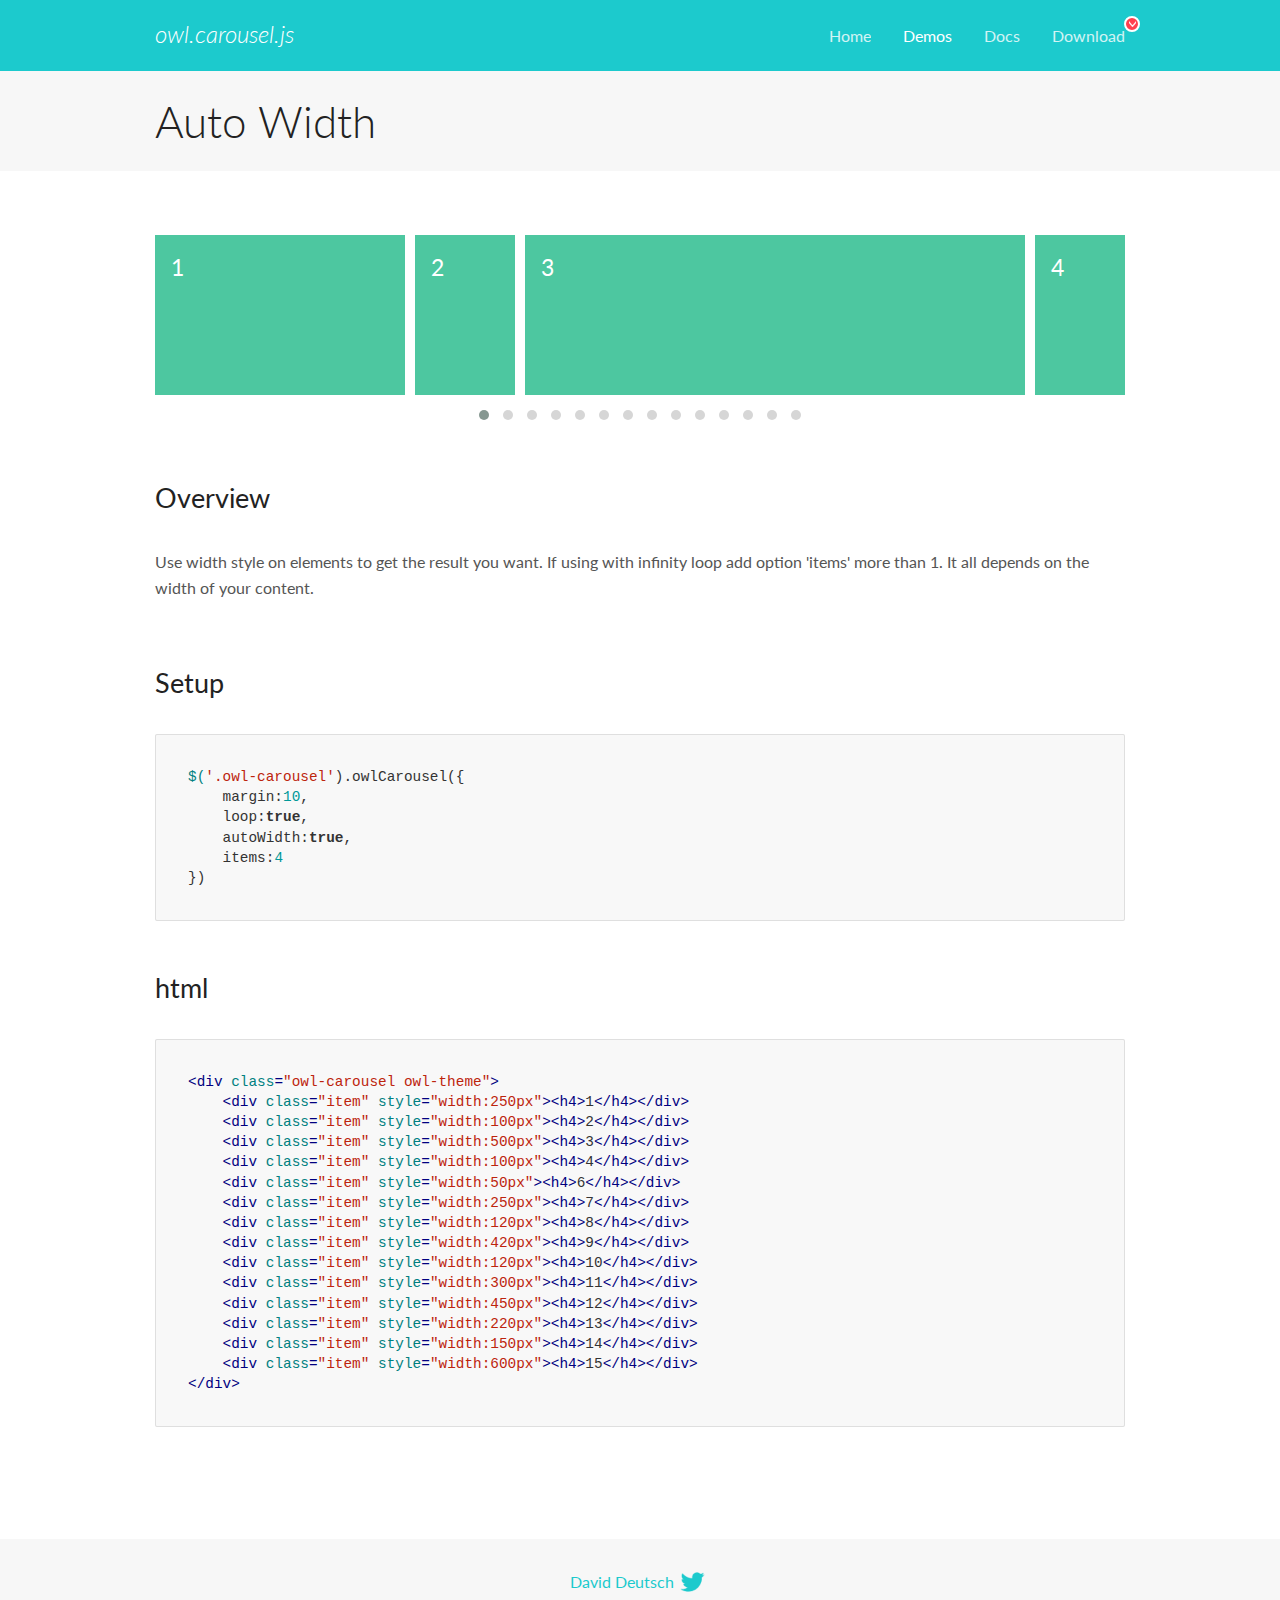
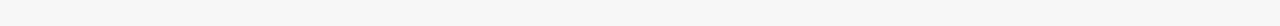
<file: OwlCarousel2-2.2.1/docs/demos/autowidth.html>
<!DOCTYPE html>
<html lang="en">
  <head>

    <!-- head -->
    <meta charset="utf-8">
    <meta name="msapplication-tap-highlight" content="no" />
    <meta name="viewport" content="width=device-width, initial-scale=1.0" />
    <meta name="description" content="Auto Width">
    <meta name="author" content="David Deutsch">
    <title>
      Auto Width Demo | Owl Carousel | 2.2.1
    </title>

    <!-- Stylesheets -->
    <link href='https://fonts.googleapis.com/css?family=Lato:300,400,700,400italic,300italic' rel='stylesheet' type='text/css'>
    <link rel="stylesheet" href="../assets/css/docs.theme.min.css">

    <!-- Owl Stylesheets -->
    <link rel="stylesheet" href="../assets/owlcarousel/assets/owl.carousel.min.css">
    <link rel="stylesheet" href="../assets/owlcarousel/assets/owl.theme.default.min.css">

    <!-- HTML5 shim and Respond.js IE8 support of HTML5 elements and media queries -->

    <!--[if lt IE 9]>
      <script src="https://oss.maxcdn.com/libs/html5shiv/3.7.0/html5shiv.js"></script>
      <script src="https://oss.maxcdn.com/libs/respond.js/1.3.0/respond.min.js"></script>
    <![endif]-->

    <!-- Favicons -->
    <link rel="apple-touch-icon-precomposed" sizes="144x144" href="../assets/ico/apple-touch-icon-144-precomposed.png">
    <link rel="shortcut icon" href="../assets/ico/favicon.png">
    <link rel="shortcut icon" href="favicon.ico">

    <!-- Yeah i know js should not be in header. Its required for demos.-->

    <!-- javascript -->
    <script src="../assets/vendors/jquery.min.js"></script>
    <script src="../assets/owlcarousel/owl.carousel.js"></script>
  </head>
  <body>

    <!-- header -->
    <header class="header">
      <div class="row">
        <div class="large-12 columns">
          <div class="brand left">
            <h3>
              <a href="/OwlCarousel2/">owl.carousel.js</a> 
            </h3>
          </div>
          <a id="toggle-nav" class="right">
            <span></span> <span></span> <span></span> 
          </a> 
          <div class="nav-bar">
            <ul class="clearfix">
              <li> <a href="/OwlCarousel2/index.html">Home</a>  </li>
              <li class="active">
                <a href="/OwlCarousel2/demos/demos.html">Demos</a> 
              </li>
              <li> <a href="/OwlCarousel2/docs/started-welcome.html">Docs</a>  </li>
              <li>
                <a href="https://github.com/OwlCarousel2/OwlCarousel2/archive/2.2.1.zip">Download</a> 
                <span class="download"></span> 
              </li>
            </ul>
          </div>
        </div>
      </div>
    </header>

    <!-- title -->
    <section class="title">
      <div class="row">
        <div class="large-12 columns">
          <h1>Auto Width</h1>
        </div>
      </div>
    </section>

    <!--  Demos -->
    <section id="demos">
      <div class="row">
        <div class="large-12 columns">
          <div class="owl-carousel owl-theme">
            <div class="item" style="width:250px">
              <h4>1</h4>
            </div>
            <div class="item" style="width:100px">
              <h4>2</h4>
            </div>
            <div class="item" style="width:500px">
              <h4>3</h4>
            </div>
            <div class="item" style="width:100px">
              <h4>4</h4>
            </div>
            <div class="item" style="width:50px">
              <h4>6</h4>
            </div>
            <div class="item" style="width:250px">
              <h4>7</h4>
            </div>
            <div class="item" style="width:120px">
              <h4>8</h4>
            </div>
            <div class="item" style="width:420px">
              <h4>9</h4>
            </div>
            <div class="item" style="width:120px">
              <h4>10</h4>
            </div>
            <div class="item" style="width:300px">
              <h4>11</h4>
            </div>
            <div class="item" style="width:450px">
              <h4>12</h4>
            </div>
            <div class="item" style="width:220px">
              <h4>13</h4>
            </div>
            <div class="item" style="width:150px">
              <h4>14</h4>
            </div>
            <div class="item" style="width:600px">
              <h4>15</h4>
            </div>
          </div>
          <h3 id="overview">Overview</h3>
          <p>Use width style on elements to get the result you want. If using with infinity loop add option &#39;items&#39; more than 1. It all depends on the width of your content.</p>
          <h3 id="setup">Setup</h3>
          <pre><code>$(&#39;.owl-carousel&#39;).owlCarousel({
    margin:10,
    loop:true,
    autoWidth:true,
    items:4
})</code></pre>
          <h3 id="html">html</h3>
          <pre><code>&lt;div class=&quot;owl-carousel owl-theme&quot;&gt;
    &lt;div class=&quot;item&quot; style=&quot;width:250px&quot;&gt;&lt;h4&gt;1&lt;/h4&gt;&lt;/div&gt;
    &lt;div class=&quot;item&quot; style=&quot;width:100px&quot;&gt;&lt;h4&gt;2&lt;/h4&gt;&lt;/div&gt;
    &lt;div class=&quot;item&quot; style=&quot;width:500px&quot;&gt;&lt;h4&gt;3&lt;/h4&gt;&lt;/div&gt;
    &lt;div class=&quot;item&quot; style=&quot;width:100px&quot;&gt;&lt;h4&gt;4&lt;/h4&gt;&lt;/div&gt;
    &lt;div class=&quot;item&quot; style=&quot;width:50px&quot;&gt;&lt;h4&gt;6&lt;/h4&gt;&lt;/div&gt;
    &lt;div class=&quot;item&quot; style=&quot;width:250px&quot;&gt;&lt;h4&gt;7&lt;/h4&gt;&lt;/div&gt;
    &lt;div class=&quot;item&quot; style=&quot;width:120px&quot;&gt;&lt;h4&gt;8&lt;/h4&gt;&lt;/div&gt;
    &lt;div class=&quot;item&quot; style=&quot;width:420px&quot;&gt;&lt;h4&gt;9&lt;/h4&gt;&lt;/div&gt;
    &lt;div class=&quot;item&quot; style=&quot;width:120px&quot;&gt;&lt;h4&gt;10&lt;/h4&gt;&lt;/div&gt;
    &lt;div class=&quot;item&quot; style=&quot;width:300px&quot;&gt;&lt;h4&gt;11&lt;/h4&gt;&lt;/div&gt;
    &lt;div class=&quot;item&quot; style=&quot;width:450px&quot;&gt;&lt;h4&gt;12&lt;/h4&gt;&lt;/div&gt;
    &lt;div class=&quot;item&quot; style=&quot;width:220px&quot;&gt;&lt;h4&gt;13&lt;/h4&gt;&lt;/div&gt;
    &lt;div class=&quot;item&quot; style=&quot;width:150px&quot;&gt;&lt;h4&gt;14&lt;/h4&gt;&lt;/div&gt;
    &lt;div class=&quot;item&quot; style=&quot;width:600px&quot;&gt;&lt;h4&gt;15&lt;/h4&gt;&lt;/div&gt;
&lt;/div&gt;</code></pre>
          <script>
            $(document).ready(function() {
              $('.owl-carousel').owlCarousel({
                margin: 10,
                loop: true,
                autoWidth: true,
                items: 4
              })
            })
          </script>
        </div>
      </div>
    </section>

    <!-- footer -->
    <footer class="footer">
      <div class="row">
        <div class="large-12 columns">
          <h5>
            <a href="/OwlCarousel2/docs/support-contact.html">David Deutsch</a> 
            <a id="custom-tweet-button" href="https://twitter.com/share?url=https://github.com/OwlCarousel2/OwlCarousel2&text=Owl Carousel - This is so awesome! " target="_blank"></a> 
          </h5>
        </div>
      </div>
    </footer>

    <!-- vendors -->
    <script src="../assets/vendors/highlight.js"></script>
    <script src="../assets/js/app.js"></script>
  </body>
</html>
</file>
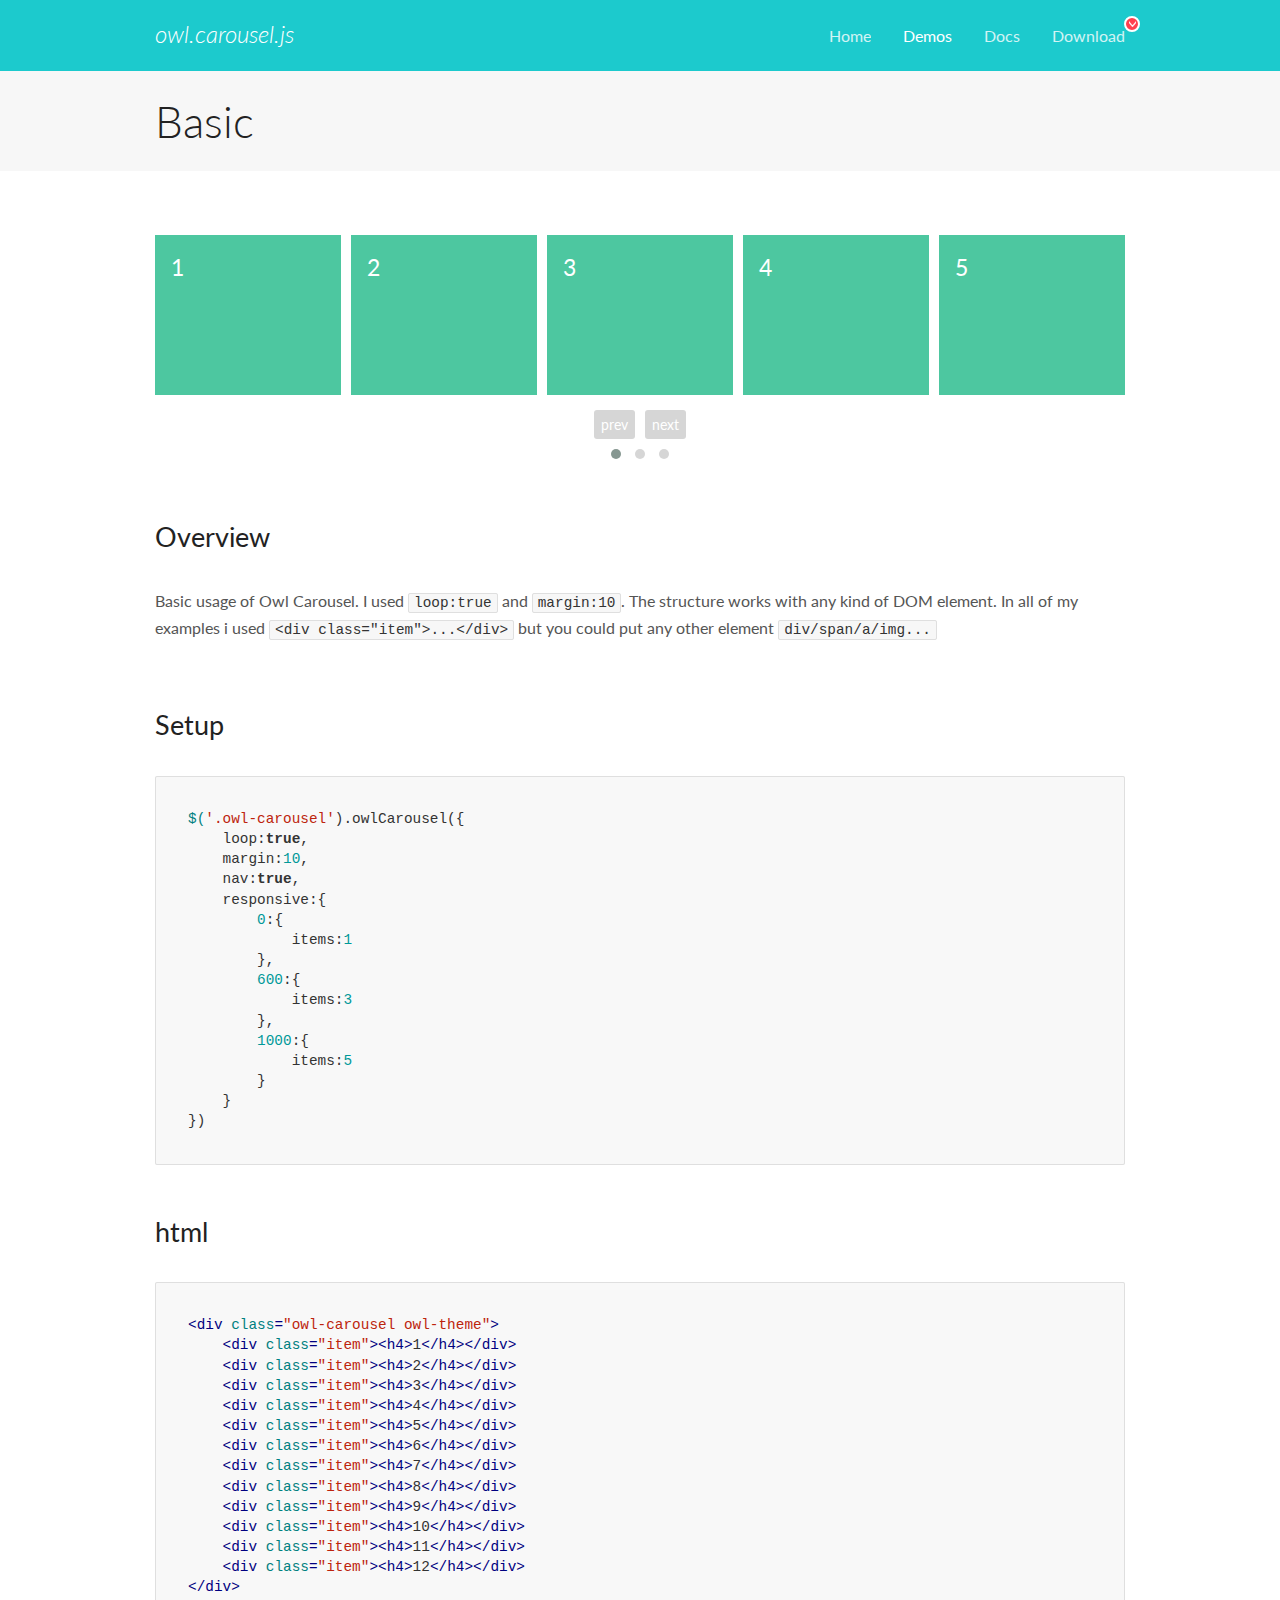
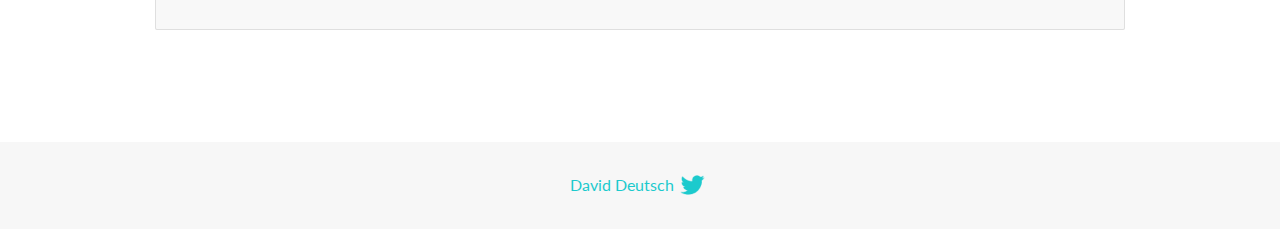
<file: OwlCarousel2-2.2.1/docs/demos/basic.html>
<!DOCTYPE html>
<html lang="en">
  <head>

    <!-- head -->
    <meta charset="utf-8">
    <meta name="msapplication-tap-highlight" content="no" />
    <meta name="viewport" content="width=device-width, initial-scale=1.0" />
    <meta name="description" content="Basic usage demo">
    <meta name="author" content="David Deutsch">
    <title>
      Basic Demo | Owl Carousel | 2.2.1
    </title>

    <!-- Stylesheets -->
    <link href='https://fonts.googleapis.com/css?family=Lato:300,400,700,400italic,300italic' rel='stylesheet' type='text/css'>
    <link rel="stylesheet" href="../assets/css/docs.theme.min.css">

    <!-- Owl Stylesheets -->
    <link rel="stylesheet" href="../assets/owlcarousel/assets/owl.carousel.min.css">
    <link rel="stylesheet" href="../assets/owlcarousel/assets/owl.theme.default.min.css">

    <!-- HTML5 shim and Respond.js IE8 support of HTML5 elements and media queries -->

    <!--[if lt IE 9]>
      <script src="https://oss.maxcdn.com/libs/html5shiv/3.7.0/html5shiv.js"></script>
      <script src="https://oss.maxcdn.com/libs/respond.js/1.3.0/respond.min.js"></script>
    <![endif]-->

    <!-- Favicons -->
    <link rel="apple-touch-icon-precomposed" sizes="144x144" href="../assets/ico/apple-touch-icon-144-precomposed.png">
    <link rel="shortcut icon" href="../assets/ico/favicon.png">
    <link rel="shortcut icon" href="favicon.ico">

    <!-- Yeah i know js should not be in header. Its required for demos.-->

    <!-- javascript -->
    <script src="../assets/vendors/jquery.min.js"></script>
    <script src="../assets/owlcarousel/owl.carousel.js"></script>
  </head>
  <body>

    <!-- header -->
    <header class="header">
      <div class="row">
        <div class="large-12 columns">
          <div class="brand left">
            <h3>
              <a href="/OwlCarousel2/">owl.carousel.js</a> 
            </h3>
          </div>
          <a id="toggle-nav" class="right">
            <span></span> <span></span> <span></span> 
          </a> 
          <div class="nav-bar">
            <ul class="clearfix">
              <li> <a href="/OwlCarousel2/index.html">Home</a>  </li>
              <li class="active">
                <a href="/OwlCarousel2/demos/demos.html">Demos</a> 
              </li>
              <li> <a href="/OwlCarousel2/docs/started-welcome.html">Docs</a>  </li>
              <li>
                <a href="https://github.com/OwlCarousel2/OwlCarousel2/archive/2.2.1.zip">Download</a> 
                <span class="download"></span> 
              </li>
            </ul>
          </div>
        </div>
      </div>
    </header>

    <!-- title -->
    <section class="title">
      <div class="row">
        <div class="large-12 columns">
          <h1>Basic</h1>
        </div>
      </div>
    </section>

    <!--  Demos -->
    <section id="demos">
      <div class="row">
        <div class="large-12 columns">
          <div class="owl-carousel owl-theme">
            <div class="item">
              <h4>1</h4>
            </div>
            <div class="item">
              <h4>2</h4>
            </div>
            <div class="item">
              <h4>3</h4>
            </div>
            <div class="item">
              <h4>4</h4>
            </div>
            <div class="item">
              <h4>5</h4>
            </div>
            <div class="item">
              <h4>6</h4>
            </div>
            <div class="item">
              <h4>7</h4>
            </div>
            <div class="item">
              <h4>8</h4>
            </div>
            <div class="item">
              <h4>9</h4>
            </div>
            <div class="item">
              <h4>10</h4>
            </div>
            <div class="item">
              <h4>11</h4>
            </div>
            <div class="item">
              <h4>12</h4>
            </div>
          </div>
          <h3 id="overview">Overview</h3>
          <p>Basic usage of Owl Carousel. I used <code>loop:true</code> and <code>margin:10</code>. The structure works with any kind of DOM element. In all of my examples i used <code>&lt;div class=&quot;item&quot;&gt;...&lt;/div&gt;</code> but you could
            put any other element <code>div/span/a/img...</code></p>
          <h3 id="setup">Setup</h3>
          <pre><code>$(&#39;.owl-carousel&#39;).owlCarousel({
    loop:true,
    margin:10,
    nav:true,
    responsive:{
        0:{
            items:1
        },
        600:{
            items:3
        },
        1000:{
            items:5
        }
    }
})</code></pre>
          <h3 id="html">html</h3>
          <pre><code>&lt;div class=&quot;owl-carousel owl-theme&quot;&gt;
    &lt;div class=&quot;item&quot;&gt;&lt;h4&gt;1&lt;/h4&gt;&lt;/div&gt;
    &lt;div class=&quot;item&quot;&gt;&lt;h4&gt;2&lt;/h4&gt;&lt;/div&gt;
    &lt;div class=&quot;item&quot;&gt;&lt;h4&gt;3&lt;/h4&gt;&lt;/div&gt;
    &lt;div class=&quot;item&quot;&gt;&lt;h4&gt;4&lt;/h4&gt;&lt;/div&gt;
    &lt;div class=&quot;item&quot;&gt;&lt;h4&gt;5&lt;/h4&gt;&lt;/div&gt;
    &lt;div class=&quot;item&quot;&gt;&lt;h4&gt;6&lt;/h4&gt;&lt;/div&gt;
    &lt;div class=&quot;item&quot;&gt;&lt;h4&gt;7&lt;/h4&gt;&lt;/div&gt;
    &lt;div class=&quot;item&quot;&gt;&lt;h4&gt;8&lt;/h4&gt;&lt;/div&gt;
    &lt;div class=&quot;item&quot;&gt;&lt;h4&gt;9&lt;/h4&gt;&lt;/div&gt;
    &lt;div class=&quot;item&quot;&gt;&lt;h4&gt;10&lt;/h4&gt;&lt;/div&gt;
    &lt;div class=&quot;item&quot;&gt;&lt;h4&gt;11&lt;/h4&gt;&lt;/div&gt;
    &lt;div class=&quot;item&quot;&gt;&lt;h4&gt;12&lt;/h4&gt;&lt;/div&gt;
&lt;/div&gt;</code></pre>
          <script>
            $(document).ready(function() {
              var owl = $('.owl-carousel');
              owl.owlCarousel({
                margin: 10,
                nav: true,
                loop: true,
                responsive: {
                  0: {
                    items: 1
                  },
                  600: {
                    items: 3
                  },
                  1000: {
                    items: 5
                  }
                }
              })
            })
          </script>
        </div>
      </div>
    </section>

    <!-- footer -->
    <footer class="footer">
      <div class="row">
        <div class="large-12 columns">
          <h5>
            <a href="/OwlCarousel2/docs/support-contact.html">David Deutsch</a> 
            <a id="custom-tweet-button" href="https://twitter.com/share?url=https://github.com/OwlCarousel2/OwlCarousel2&text=Owl Carousel - This is so awesome! " target="_blank"></a> 
          </h5>
        </div>
      </div>
    </footer>

    <!-- vendors -->
    <script src="../assets/vendors/highlight.js"></script>
    <script src="../assets/js/app.js"></script>
  </body>
</html>
</file>
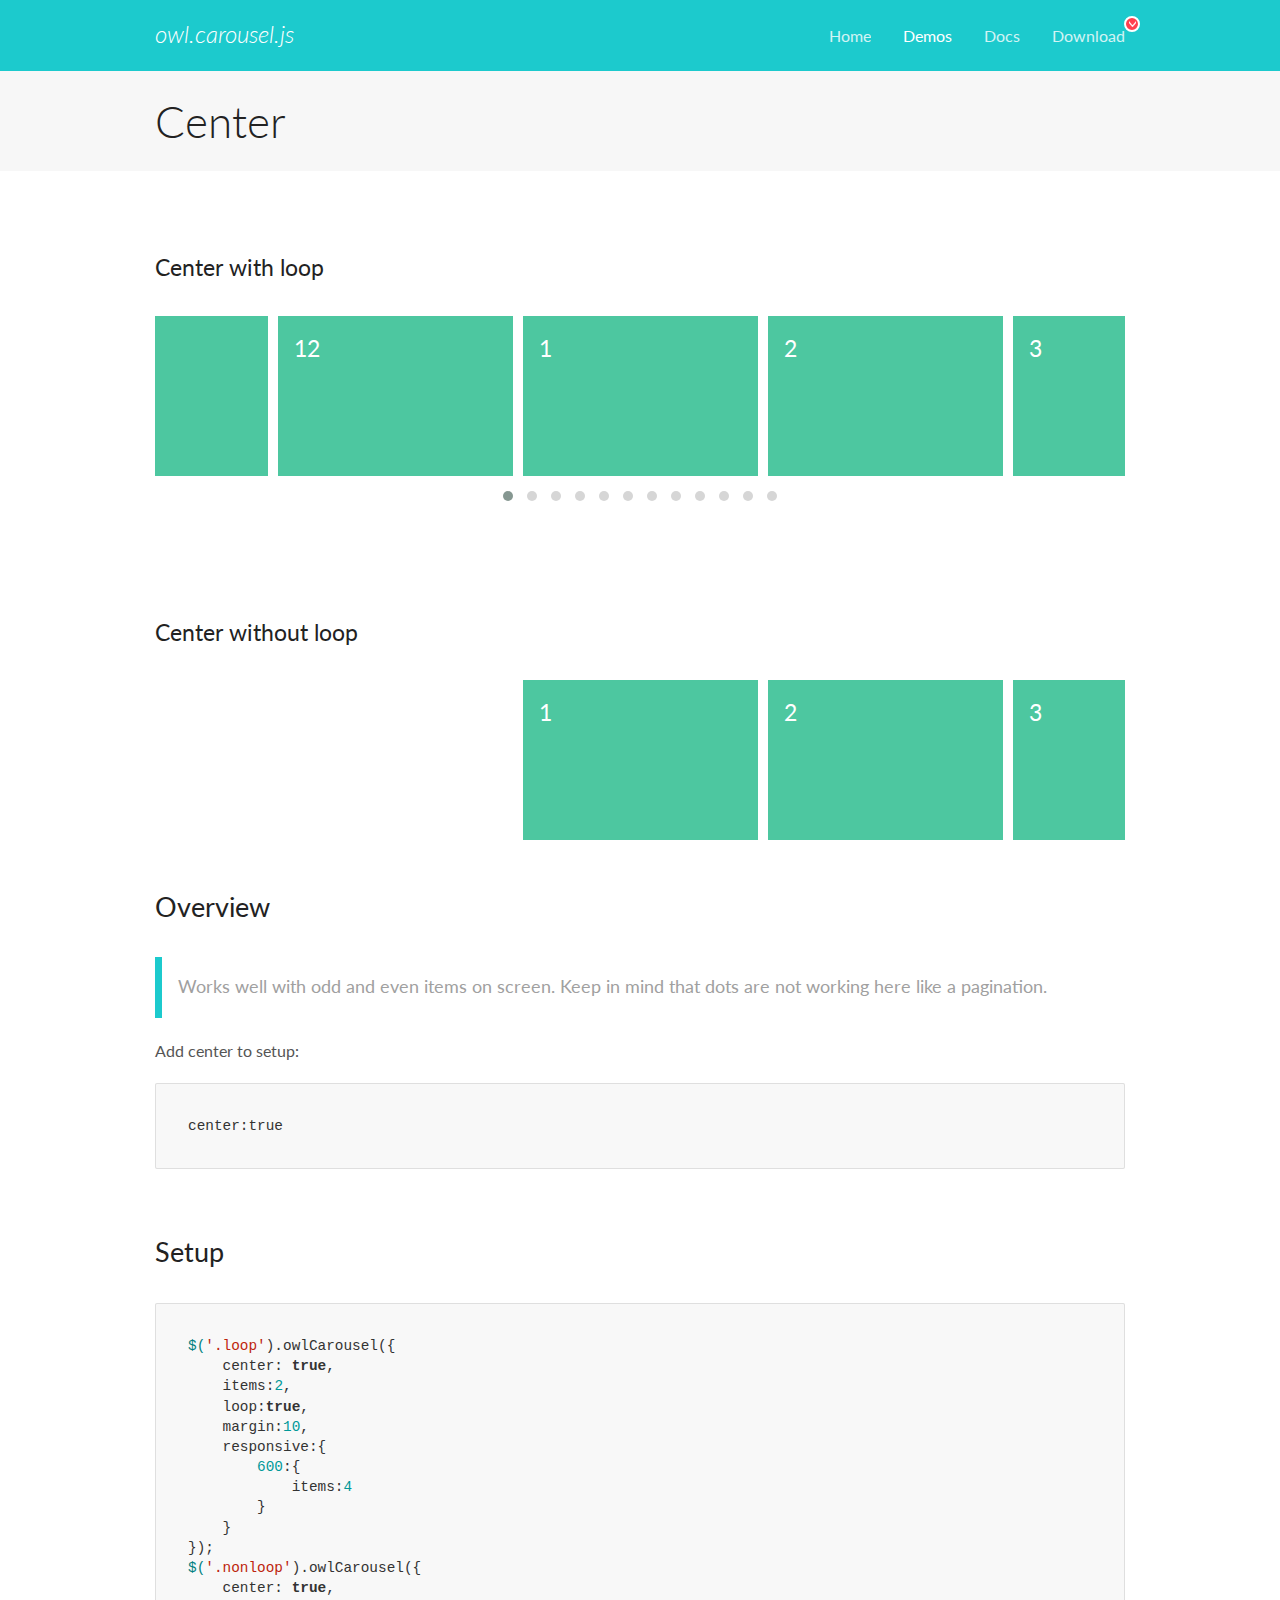
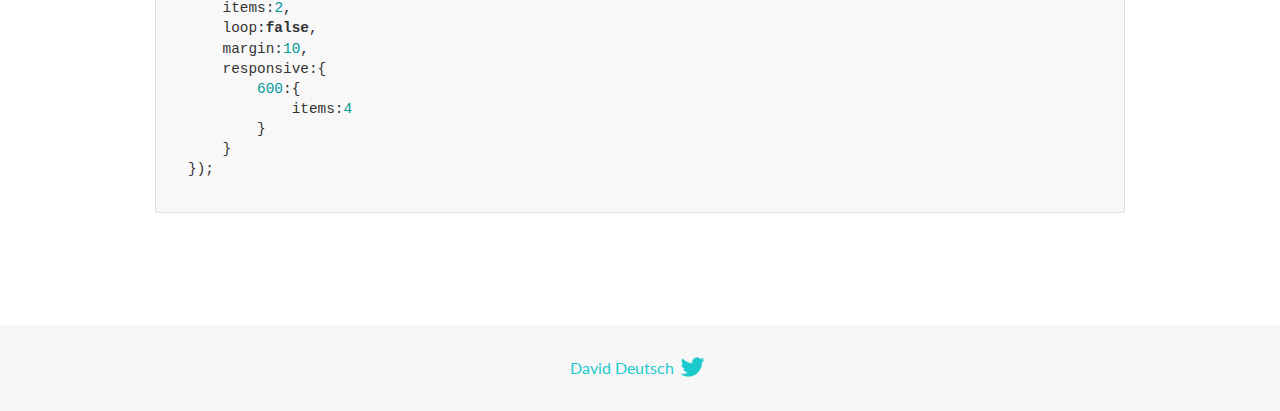
<file: OwlCarousel2-2.2.1/docs/demos/center.html>
<!DOCTYPE html>
<html lang="en">
  <head>

    <!-- head -->
    <meta charset="utf-8">
    <meta name="msapplication-tap-highlight" content="no" />
    <meta name="viewport" content="width=device-width, initial-scale=1.0" />
    <meta name="description" content="Center carousel">
    <meta name="author" content="David Deutsch">
    <title>
      Center Demo | Owl Carousel | 2.2.1
    </title>

    <!-- Stylesheets -->
    <link href='https://fonts.googleapis.com/css?family=Lato:300,400,700,400italic,300italic' rel='stylesheet' type='text/css'>
    <link rel="stylesheet" href="../assets/css/docs.theme.min.css">

    <!-- Owl Stylesheets -->
    <link rel="stylesheet" href="../assets/owlcarousel/assets/owl.carousel.min.css">
    <link rel="stylesheet" href="../assets/owlcarousel/assets/owl.theme.default.min.css">

    <!-- HTML5 shim and Respond.js IE8 support of HTML5 elements and media queries -->

    <!--[if lt IE 9]>
      <script src="https://oss.maxcdn.com/libs/html5shiv/3.7.0/html5shiv.js"></script>
      <script src="https://oss.maxcdn.com/libs/respond.js/1.3.0/respond.min.js"></script>
    <![endif]-->

    <!-- Favicons -->
    <link rel="apple-touch-icon-precomposed" sizes="144x144" href="../assets/ico/apple-touch-icon-144-precomposed.png">
    <link rel="shortcut icon" href="../assets/ico/favicon.png">
    <link rel="shortcut icon" href="favicon.ico">

    <!-- Yeah i know js should not be in header. Its required for demos.-->

    <!-- javascript -->
    <script src="../assets/vendors/jquery.min.js"></script>
    <script src="../assets/owlcarousel/owl.carousel.js"></script>
  </head>
  <body>

    <!-- header -->
    <header class="header">
      <div class="row">
        <div class="large-12 columns">
          <div class="brand left">
            <h3>
              <a href="/OwlCarousel2/">owl.carousel.js</a> 
            </h3>
          </div>
          <a id="toggle-nav" class="right">
            <span></span> <span></span> <span></span> 
          </a> 
          <div class="nav-bar">
            <ul class="clearfix">
              <li> <a href="/OwlCarousel2/index.html">Home</a>  </li>
              <li class="active">
                <a href="/OwlCarousel2/demos/demos.html">Demos</a> 
              </li>
              <li> <a href="/OwlCarousel2/docs/started-welcome.html">Docs</a>  </li>
              <li>
                <a href="https://github.com/OwlCarousel2/OwlCarousel2/archive/2.2.1.zip">Download</a> 
                <span class="download"></span> 
              </li>
            </ul>
          </div>
        </div>
      </div>
    </header>

    <!-- title -->
    <section class="title">
      <div class="row">
        <div class="large-12 columns">
          <h1>Center</h1>
        </div>
      </div>
    </section>

    <!--  Demos -->
    <section id="demos">
      <div class="row">
        <div class="large-12 columns">
          <h4 id="center-with-loop">Center with loop</h4>
          <div class="loop owl-carousel owl-theme">
            <div class="item">
              <h4>1</h4>
            </div>
            <div class="item">
              <h4>2</h4>
            </div>
            <div class="item">
              <h4>3</h4>
            </div>
            <div class="item">
              <h4>4</h4>
            </div>
            <div class="item">
              <h4>5</h4>
            </div>
            <div class="item">
              <h4>6</h4>
            </div>
            <div class="item">
              <h4>7</h4>
            </div>
            <div class="item">
              <h4>8</h4>
            </div>
            <div class="item">
              <h4>9</h4>
            </div>
            <div class="item">
              <h4>10</h4>
            </div>
            <div class="item">
              <h4>11</h4>
            </div>
            <div class="item">
              <h4>12</h4>
            </div>
          </div>
          <br>
          <h4 id="center-without-loop">Center without loop</h4>
          <div class="nonloop owl-carousel">
            <div class="item">
              <h4>1</h4>
            </div>
            <div class="item">
              <h4>2</h4>
            </div>
            <div class="item">
              <h4>3</h4>
            </div>
            <div class="item">
              <h4>4</h4>
            </div>
            <div class="item">
              <h4>5</h4>
            </div>
            <div class="item">
              <h4>6</h4>
            </div>
            <div class="item">
              <h4>7</h4>
            </div>
            <div class="item">
              <h4>8</h4>
            </div>
            <div class="item">
              <h4>9</h4>
            </div>
            <div class="item">
              <h4>10</h4>
            </div>
            <div class="item">
              <h4>11</h4>
            </div>
            <div class="item">
              <h4>12</h4>
            </div>
          </div>
          <h3 id="overview">Overview</h3>
          <blockquote>
            <p>Works well with odd and even items on screen. Keep in mind that dots are not working here like a pagination.</p>
          </blockquote>
          <p>Add center to setup:</p>
          <pre><code>center:true</code></pre>
          <h3 id="setup">Setup</h3>
          <pre><code>$(&#39;.loop&#39;).owlCarousel({
    center: true,
    items:2,
    loop:true,
    margin:10,
    responsive:{
        600:{
            items:4
        }
    }
});
$(&#39;.nonloop&#39;).owlCarousel({
    center: true,
    items:2,
    loop:false,
    margin:10,
    responsive:{
        600:{
            items:4
        }
    }
});</code></pre>
          <script>
            jQuery(document).ready(function($) {
              $('.loop').owlCarousel({
                center: true,
                items: 2,
                loop: true,
                margin: 10,
                responsive: {
                  600: {
                    items: 4
                  }
                }
              });
              $('.nonloop').owlCarousel({
                center: true,
                items: 2,
                loop: false,
                margin: 10,
                responsive: {
                  600: {
                    items: 4
                  }
                }
              });
            });
          </script>
        </div>
      </div>
    </section>

    <!-- footer -->
    <footer class="footer">
      <div class="row">
        <div class="large-12 columns">
          <h5>
            <a href="/OwlCarousel2/docs/support-contact.html">David Deutsch</a> 
            <a id="custom-tweet-button" href="https://twitter.com/share?url=https://github.com/OwlCarousel2/OwlCarousel2&text=Owl Carousel - This is so awesome! " target="_blank"></a> 
          </h5>
        </div>
      </div>
    </footer>

    <!-- vendors -->
    <script src="../assets/vendors/highlight.js"></script>
    <script src="../assets/js/app.js"></script>
  </body>
</html>
</file>
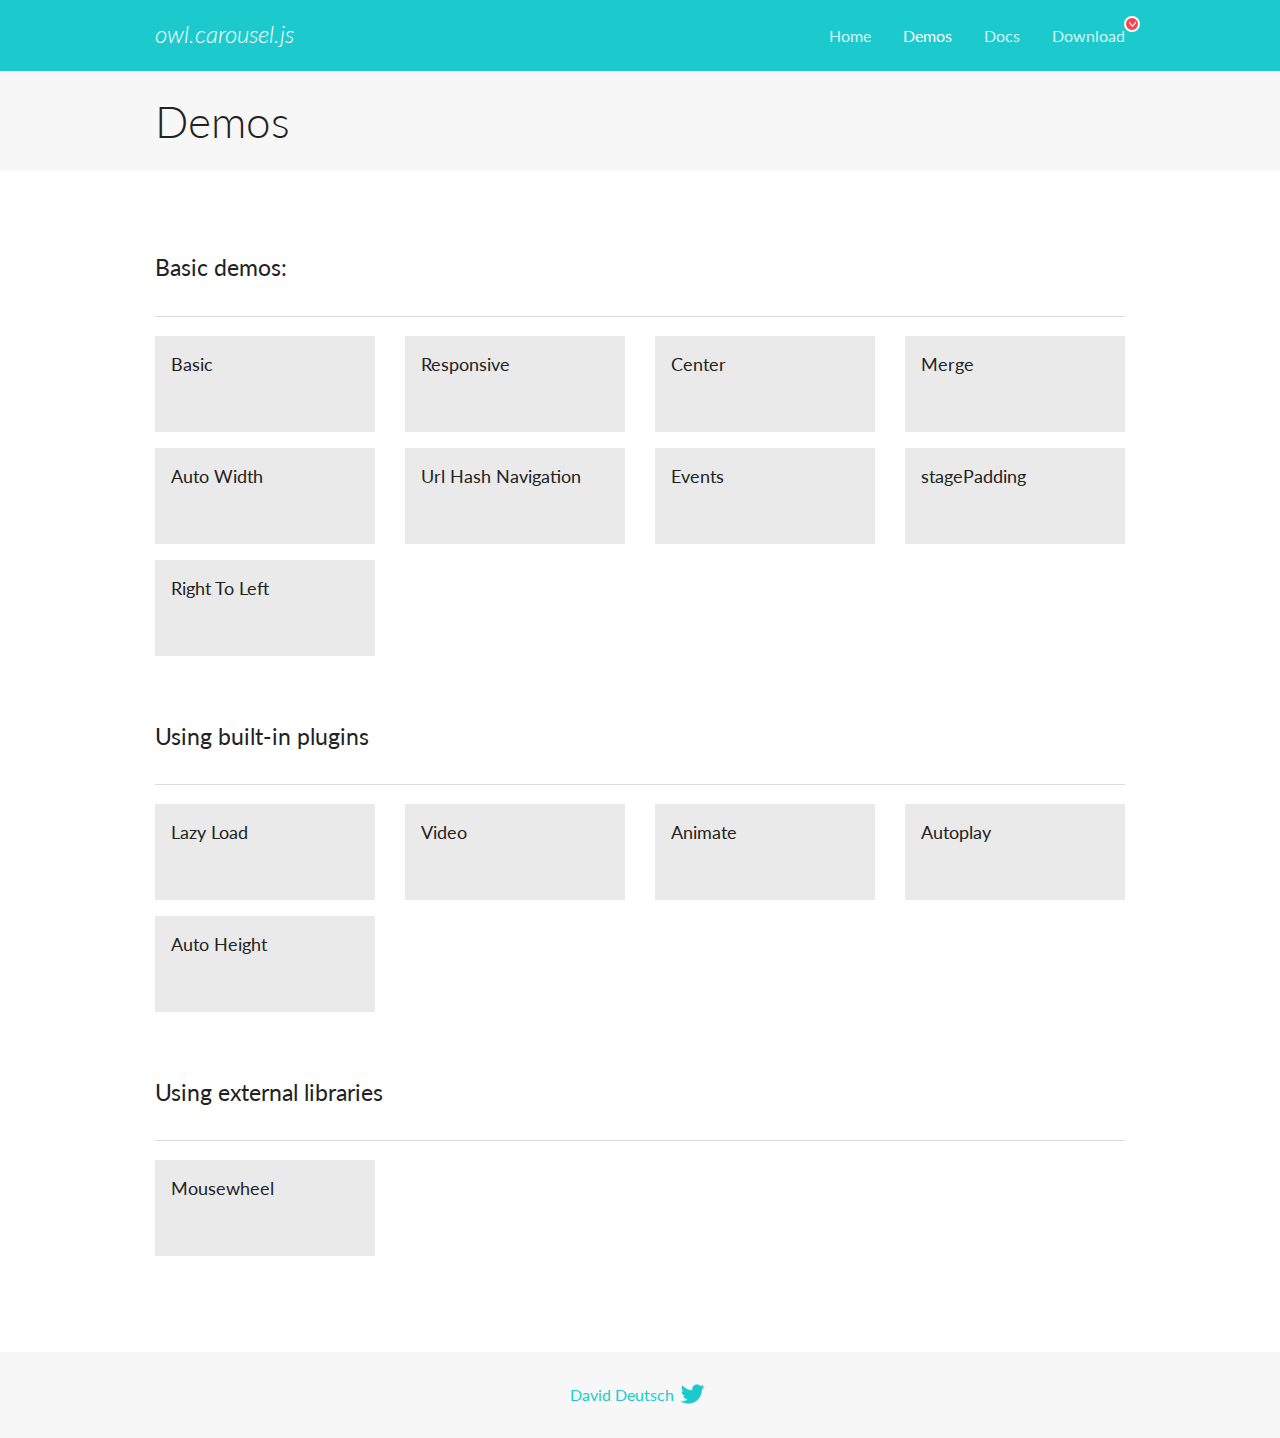
<file: OwlCarousel2-2.2.1/docs/demos/demos.html>
<!DOCTYPE html>
<html lang="en">
  <head>

    <!-- head -->
    <meta charset="utf-8">
    <meta name="msapplication-tap-highlight" content="no" />
    <meta name="viewport" content="width=device-width, initial-scale=1.0" />
    <meta name="description" content="A list of Owl Carousel examples.">
    <meta name="author" content="David Deutsch">
    <title>
      Demos | Owl Carousel | 2.2.1
    </title>

    <!-- Stylesheets -->
    <link href='https://fonts.googleapis.com/css?family=Lato:300,400,700,400italic,300italic' rel='stylesheet' type='text/css'>
    <link rel="stylesheet" href="../assets/css/docs.theme.min.css">

    <!-- Owl Stylesheets -->
    <link rel="stylesheet" href="../assets/owlcarousel/assets/owl.carousel.min.css">
    <link rel="stylesheet" href="../assets/owlcarousel/assets/owl.theme.default.min.css">

    <!-- HTML5 shim and Respond.js IE8 support of HTML5 elements and media queries -->

    <!--[if lt IE 9]>
      <script src="https://oss.maxcdn.com/libs/html5shiv/3.7.0/html5shiv.js"></script>
      <script src="https://oss.maxcdn.com/libs/respond.js/1.3.0/respond.min.js"></script>
    <![endif]-->

    <!-- Favicons -->
    <link rel="apple-touch-icon-precomposed" sizes="144x144" href="../assets/ico/apple-touch-icon-144-precomposed.png">
    <link rel="shortcut icon" href="../assets/ico/favicon.png">
    <link rel="shortcut icon" href="favicon.ico">

    <!-- Yeah i know js should not be in header. Its required for demos.-->

    <!-- javascript -->
    <script src="../assets/vendors/jquery.min.js"></script>
    <script src="../assets/owlcarousel/owl.carousel.js"></script>
  </head>
  <body>

    <!-- header -->
    <header class="header">
      <div class="row">
        <div class="large-12 columns">
          <div class="brand left">
            <h3>
              <a href="/OwlCarousel2/">owl.carousel.js</a> 
            </h3>
          </div>
          <a id="toggle-nav" class="right">
            <span></span> <span></span> <span></span> 
          </a> 
          <div class="nav-bar">
            <ul class="clearfix">
              <li> <a href="/OwlCarousel2/index.html">Home</a>  </li>
              <li class="active">
                <a href="/OwlCarousel2/demos/demos.html">Demos</a> 
              </li>
              <li> <a href="/OwlCarousel2/docs/started-welcome.html">Docs</a>  </li>
              <li>
                <a href="https://github.com/OwlCarousel2/OwlCarousel2/archive/2.2.1.zip">Download</a> 
                <span class="download"></span> 
              </li>
            </ul>
          </div>
        </div>
      </div>
    </header>

    <!-- title -->
    <section class="title">
      <div class="row">
        <div class="large-12 columns">
          <h1>Demos</h1>
        </div>
      </div>
    </section>

    <!--  Demos -->
    <section id="demos">
      <div class="row">
        <div class="large-12 columns">
          <h4 id="basic-demos-">Basic demos:</h4>
          <hr>
          <div class="demo-list">
            <div class="row">
              <div class="small-6 medium-4 large-3 columns">
                <a href="basic.html" class="demo-block">
                  <h5>Basic </h5>
                </a> 
              </div>
              <div class="small-6 medium-4 large-3 columns">
                <a href="responsive.html" class="demo-block">
                  <h5>Responsive </h5>
                </a> 
              </div>
              <div class="small-6 medium-4 large-3 columns">
                <a href="center.html" class="demo-block">
                  <h5>Center </h5>
                </a> 
              </div>
              <div class="small-6 medium-4 large-3 columns">
                <a href="merge.html" class="demo-block">
                  <h5>Merge </h5>
                </a> 
              </div>
              <div class="small-6 medium-4 large-3 columns">
                <a href="autowidth.html" class="demo-block">
                  <h5>Auto Width </h5>
                </a> 
              </div>
              <div class="small-6 medium-4 large-3 columns">
                <a href="urlhashnav.html" class="demo-block">
                  <h5>Url Hash Navigation </h5>
                </a> 
              </div>
              <div class="small-6 medium-4 large-3 columns">
                <a href="events.html" class="demo-block">
                  <h5>Events </h5>
                </a> 
              </div>
              <div class="small-6 medium-4 large-3 columns">
                <a href="stagepadding.html" class="demo-block">
                  <h5>stagePadding </h5>
                </a> 
              </div>
              <div class="small-6 medium-4 large-3 columns">
                <a href="rtl.html" class="demo-block">
                  <h5>Right To Left </h5>
                </a> 
              </div>
            </div>
          </div>
          <h4 id="using-built-in-plugins">Using built-in plugins</h4>
          <hr>
          <div class="demo-list">
            <div class="row">
              <div class="small-6 medium-4 large-3 columns">
                <a href="lazyLoad.html" class="demo-block">
                  <h5>Lazy Load </h5>
                </a> 
              </div>
              <div class="small-6 medium-4 large-3 columns">
                <a href="video.html" class="demo-block">
                  <h5>Video </h5>
                </a> 
              </div>
              <div class="small-6 medium-4 large-3 columns">
                <a href="animate.html" class="demo-block">
                  <h5>Animate </h5>
                </a> 
              </div>
              <div class="small-6 medium-4 large-3 columns">
                <a href="autoplay.html" class="demo-block">
                  <h5>Autoplay </h5>
                </a> 
              </div>
              <div class="small-6 medium-4 large-3 columns">
                <a href="autoheight.html" class="demo-block">
                  <h5>Auto Height </h5>
                </a> 
              </div>
            </div>
          </div>
          <h4 id="using-external-libraries">Using external libraries</h4>
          <hr>
          <div class="demo-list">
            <div class="row">
              <div class="small-6 medium-4 large-3 columns">
                <a href="mousewheel.html" class="demo-block">
                  <h5>Mousewheel </h5>
                </a> 
              </div>
            </div>
          </div>
        </div>
      </div>
    </section>

    <!-- footer -->
    <footer class="footer">
      <div class="row">
        <div class="large-12 columns">
          <h5>
            <a href="/OwlCarousel2/docs/support-contact.html">David Deutsch</a> 
            <a id="custom-tweet-button" href="https://twitter.com/share?url=https://github.com/OwlCarousel2/OwlCarousel2&text=Owl Carousel - This is so awesome! " target="_blank"></a> 
          </h5>
        </div>
      </div>
    </footer>

    <!-- vendors -->
    <script src="../assets/vendors/highlight.js"></script>
    <script src="../assets/js/app.js"></script>
  </body>
</html>
</file>
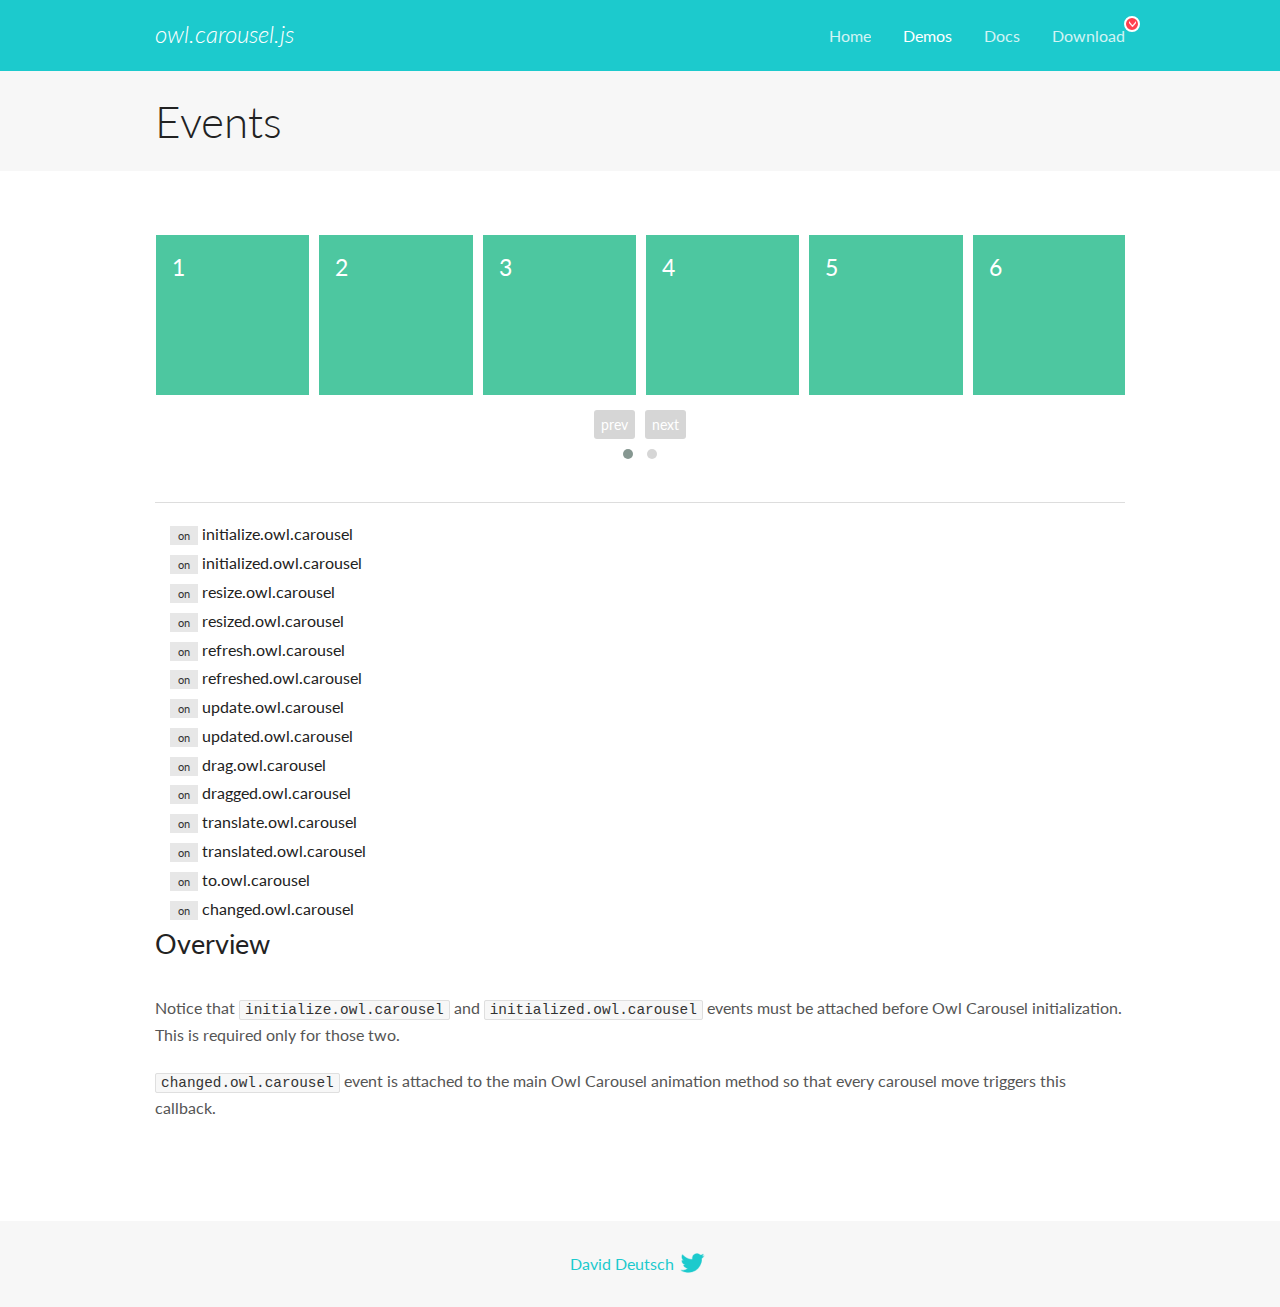
<file: OwlCarousel2-2.2.1/docs/demos/events.html>
<!DOCTYPE html>
<html lang="en">
  <head>

    <!-- head -->
    <meta charset="utf-8">
    <meta name="msapplication-tap-highlight" content="no" />
    <meta name="viewport" content="width=device-width, initial-scale=1.0" />
    <meta name="description" content="Events usage demo">
    <meta name="author" content="David Deutsch">
    <title>
      Events Demo | Owl Carousel | 2.2.1
    </title>

    <!-- Stylesheets -->
    <link href='https://fonts.googleapis.com/css?family=Lato:300,400,700,400italic,300italic' rel='stylesheet' type='text/css'>
    <link rel="stylesheet" href="../assets/css/docs.theme.min.css">

    <!-- Owl Stylesheets -->
    <link rel="stylesheet" href="../assets/owlcarousel/assets/owl.carousel.min.css">
    <link rel="stylesheet" href="../assets/owlcarousel/assets/owl.theme.default.min.css">

    <!-- HTML5 shim and Respond.js IE8 support of HTML5 elements and media queries -->

    <!--[if lt IE 9]>
      <script src="https://oss.maxcdn.com/libs/html5shiv/3.7.0/html5shiv.js"></script>
      <script src="https://oss.maxcdn.com/libs/respond.js/1.3.0/respond.min.js"></script>
    <![endif]-->

    <!-- Favicons -->
    <link rel="apple-touch-icon-precomposed" sizes="144x144" href="../assets/ico/apple-touch-icon-144-precomposed.png">
    <link rel="shortcut icon" href="../assets/ico/favicon.png">
    <link rel="shortcut icon" href="favicon.ico">

    <!-- Yeah i know js should not be in header. Its required for demos.-->

    <!-- javascript -->
    <script src="../assets/vendors/jquery.min.js"></script>
    <script src="../assets/owlcarousel/owl.carousel.js"></script>
  </head>
  <body>

    <!-- header -->
    <header class="header">
      <div class="row">
        <div class="large-12 columns">
          <div class="brand left">
            <h3>
              <a href="/OwlCarousel2/">owl.carousel.js</a> 
            </h3>
          </div>
          <a id="toggle-nav" class="right">
            <span></span> <span></span> <span></span> 
          </a> 
          <div class="nav-bar">
            <ul class="clearfix">
              <li> <a href="/OwlCarousel2/index.html">Home</a>  </li>
              <li class="active">
                <a href="/OwlCarousel2/demos/demos.html">Demos</a> 
              </li>
              <li> <a href="/OwlCarousel2/docs/started-welcome.html">Docs</a>  </li>
              <li>
                <a href="https://github.com/OwlCarousel2/OwlCarousel2/archive/2.2.1.zip">Download</a> 
                <span class="download"></span> 
              </li>
            </ul>
          </div>
        </div>
      </div>
    </header>

    <!-- title -->
    <section class="title">
      <div class="row">
        <div class="large-12 columns">
          <h1>Events</h1>
        </div>
      </div>
    </section>

    <!--  Demos -->
    <section id="demos">
      <div class="row">
        <div class="large-12 columns">
          <div class="owl-carousel owl-theme">
            <div class="item">
              <h4>1</h4>
            </div>
            <div class="item">
              <h4>2</h4>
            </div>
            <div class="item">
              <h4>3</h4>
            </div>
            <div class="item">
              <h4>4</h4>
            </div>
            <div class="item">
              <h4>5</h4>
            </div>
            <div class="item">
              <h4>6</h4>
            </div>
            <div class="item">
              <h4>7</h4>
            </div>
            <div class="item">
              <h4>8</h4>
            </div>
            <div class="item">
              <h4>9</h4>
            </div>
            <div class="item">
              <h4>10</h4>
            </div>
            <div class="item">
              <h4>11</h4>
            </div>
            <div class="item">
              <h4>12</h4>
            </div>
          </div>
          <hr>
          <div class="large-12 columns callbacks">
            <div><span class="label secondary initialize">on</span>  initialize.owl.carousel </div>
            <div><span class="label secondary initialized">on</span>  initialized.owl.carousel </div>
            <div><span class="label secondary resize">on</span>  resize.owl.carousel </div>
            <div><span class="label secondary resized">on</span>  resized.owl.carousel </div>
            <div><span class="label secondary refresh">on</span>  refresh.owl.carousel </div>
            <div><span class="label secondary refreshed">on</span>  refreshed.owl.carousel </div>
            <div><span class="label secondary update">on</span>  update.owl.carousel </div>
            <div><span class="label secondary updated">on</span>  updated.owl.carousel </div>
            <div><span class="label secondary drag">on</span>  drag.owl.carousel </div>
            <div><span class="label secondary dragged">on</span>  dragged.owl.carousel </div>
            <div><span class="label secondary translate">on</span>  translate.owl.carousel </div>
            <div><span class="label secondary translated">on</span>  translated.owl.carousel </div>
            <div><span class="label secondary to">on</span>  to.owl.carousel </div>
            <div><span class="label secondary changed">on</span>  changed.owl.carousel </div>
          </div>
          <h3 id="overview">Overview</h3>
          <p>Notice that <code>initialize.owl.carousel</code> and <code>initialized.owl.carousel</code> events must be attached before Owl Carousel initialization. This is required only for those two.</p>
          <p><code>changed.owl.carousel</code> event is attached to the main Owl Carousel animation method so that every carousel move triggers this callback.</p>
          <script>
            jQuery(document).ready(function($) {
              var owl = $('.owl-carousel');
              owl.on('initialize.owl.carousel initialized.owl.carousel ' +
                'initialize.owl.carousel initialize.owl.carousel ' +
                'resize.owl.carousel resized.owl.carousel ' +
                'refresh.owl.carousel refreshed.owl.carousel ' +
                'update.owl.carousel updated.owl.carousel ' +
                'drag.owl.carousel dragged.owl.carousel ' +
                'translate.owl.carousel translated.owl.carousel ' +
                'to.owl.carousel changed.owl.carousel',
                function(e) {
                  $('.' + e.type)
                    .removeClass('secondary')
                    .addClass('success');
                  window.setTimeout(function() {
                    $('.' + e.type)
                      .removeClass('success')
                      .addClass('secondary');
                  }, 500);
                });
              owl.owlCarousel({
                loop: true,
                nav: true,
                lazyLoad: true,
                margin: 10,
                video: true,
                responsive: {
                  0: {
                    items: 1
                  },
                  600: {
                    items: 3
                  },
                  960: {
                    items: 5,
                  },
                  1200: {
                    items: 6
                  }
                }
              });
            });
          </script>
        </div>
      </div>
    </section>

    <!-- footer -->
    <footer class="footer">
      <div class="row">
        <div class="large-12 columns">
          <h5>
            <a href="/OwlCarousel2/docs/support-contact.html">David Deutsch</a> 
            <a id="custom-tweet-button" href="https://twitter.com/share?url=https://github.com/OwlCarousel2/OwlCarousel2&text=Owl Carousel - This is so awesome! " target="_blank"></a> 
          </h5>
        </div>
      </div>
    </footer>

    <!-- vendors -->
    <script src="../assets/vendors/highlight.js"></script>
    <script src="../assets/js/app.js"></script>
  </body>
</html>
</file>
<file: style.css>
@font-face{
    
     font-family:title;
    src:url(basictitlefont.ttf);
}
html, body {
      margin: 0;
      padding: 0;
    }

    * {
      box-sizing: border-box;
    }

    #slickScroll {
        width: 50%;
        margin: 100px auto;
        border:1px black solid;
        
    }

    .slick-slide {
      margin: 0px 20px;
    }

    .slick-slide img {
      width: 100%;
    }

    .slick-prev:before,
    .slick-next:before {
        color: black;
    }
.selections{
    display:inline;
    padding: 1% 0%;
}
.images{
    border:1px black solid;

}
.author{
    font-family:code;
}
h1{
    font-family:title;
    text-align:right;
    color:darkred;  
}
#heading{
    height: 5vh;
    width:100%;
    background-color:black;
}
#form{
    text-align: center;
    
}
input, button{
    font-family:code;
    font-weight: bolder;

}
button{
    border:none;
    background-color:lavender;
}
.reddit{
    color:palegoldenrod;
    font-family:title;
    font-weight: 1000;
}
.lb-caption{
    font-family: code;
}
.lb-number{
    font-family:code;
}
.json{
    border:1px purple solid;
    text-align: center;
    width:20%;
    height:20%;
    margin-left:40%;
}
</file>
